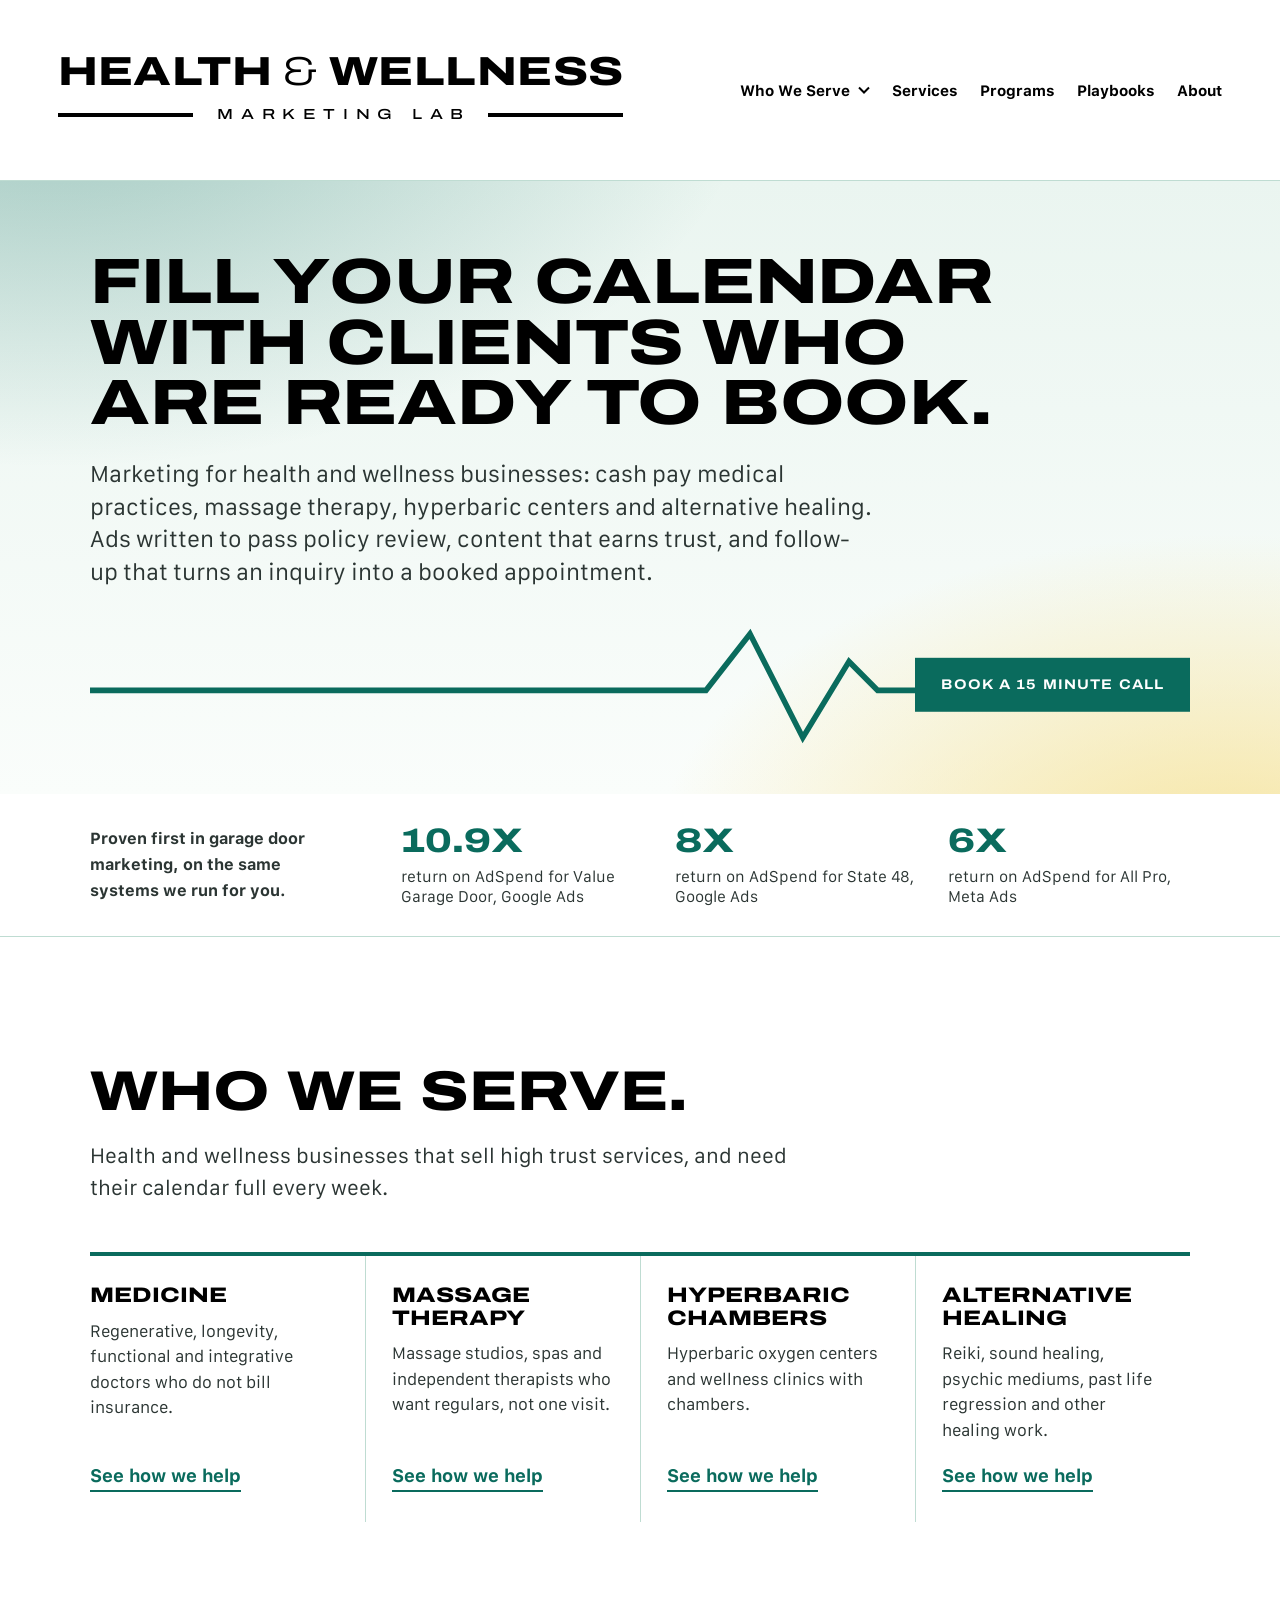
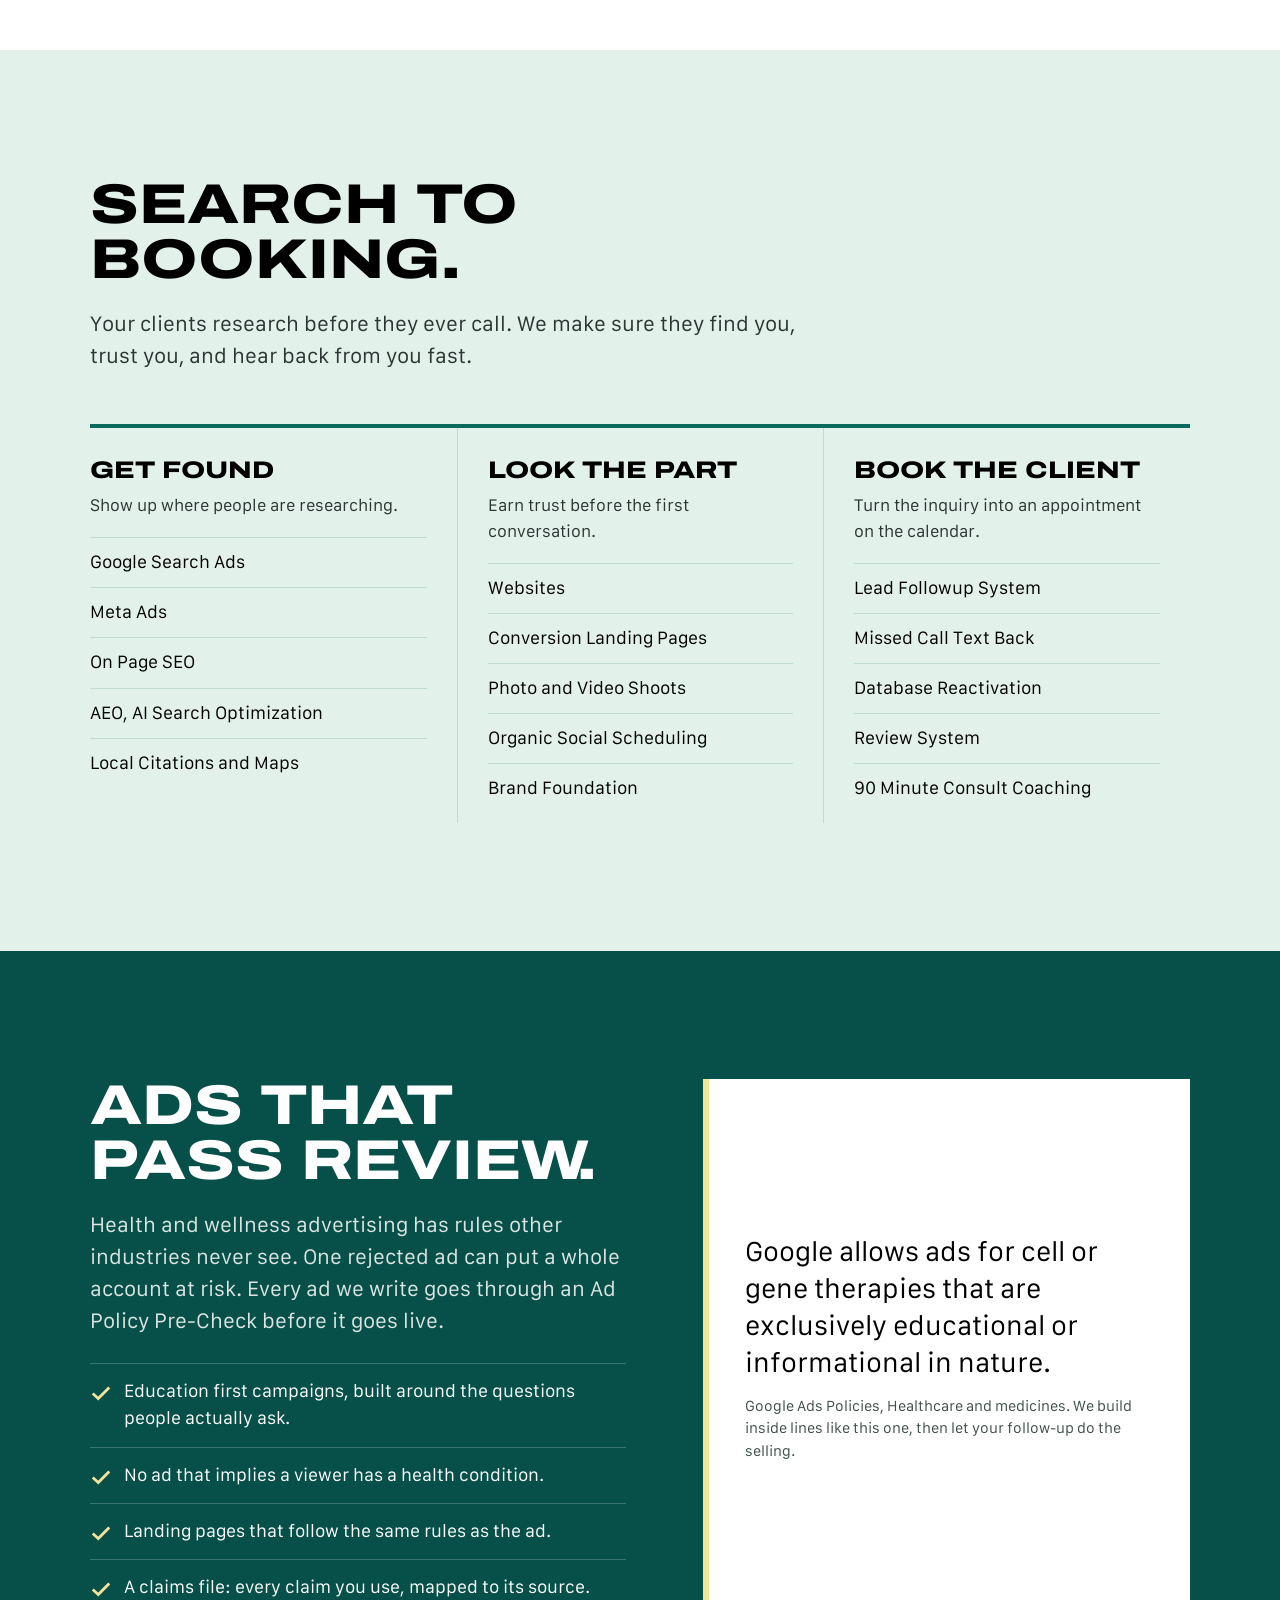
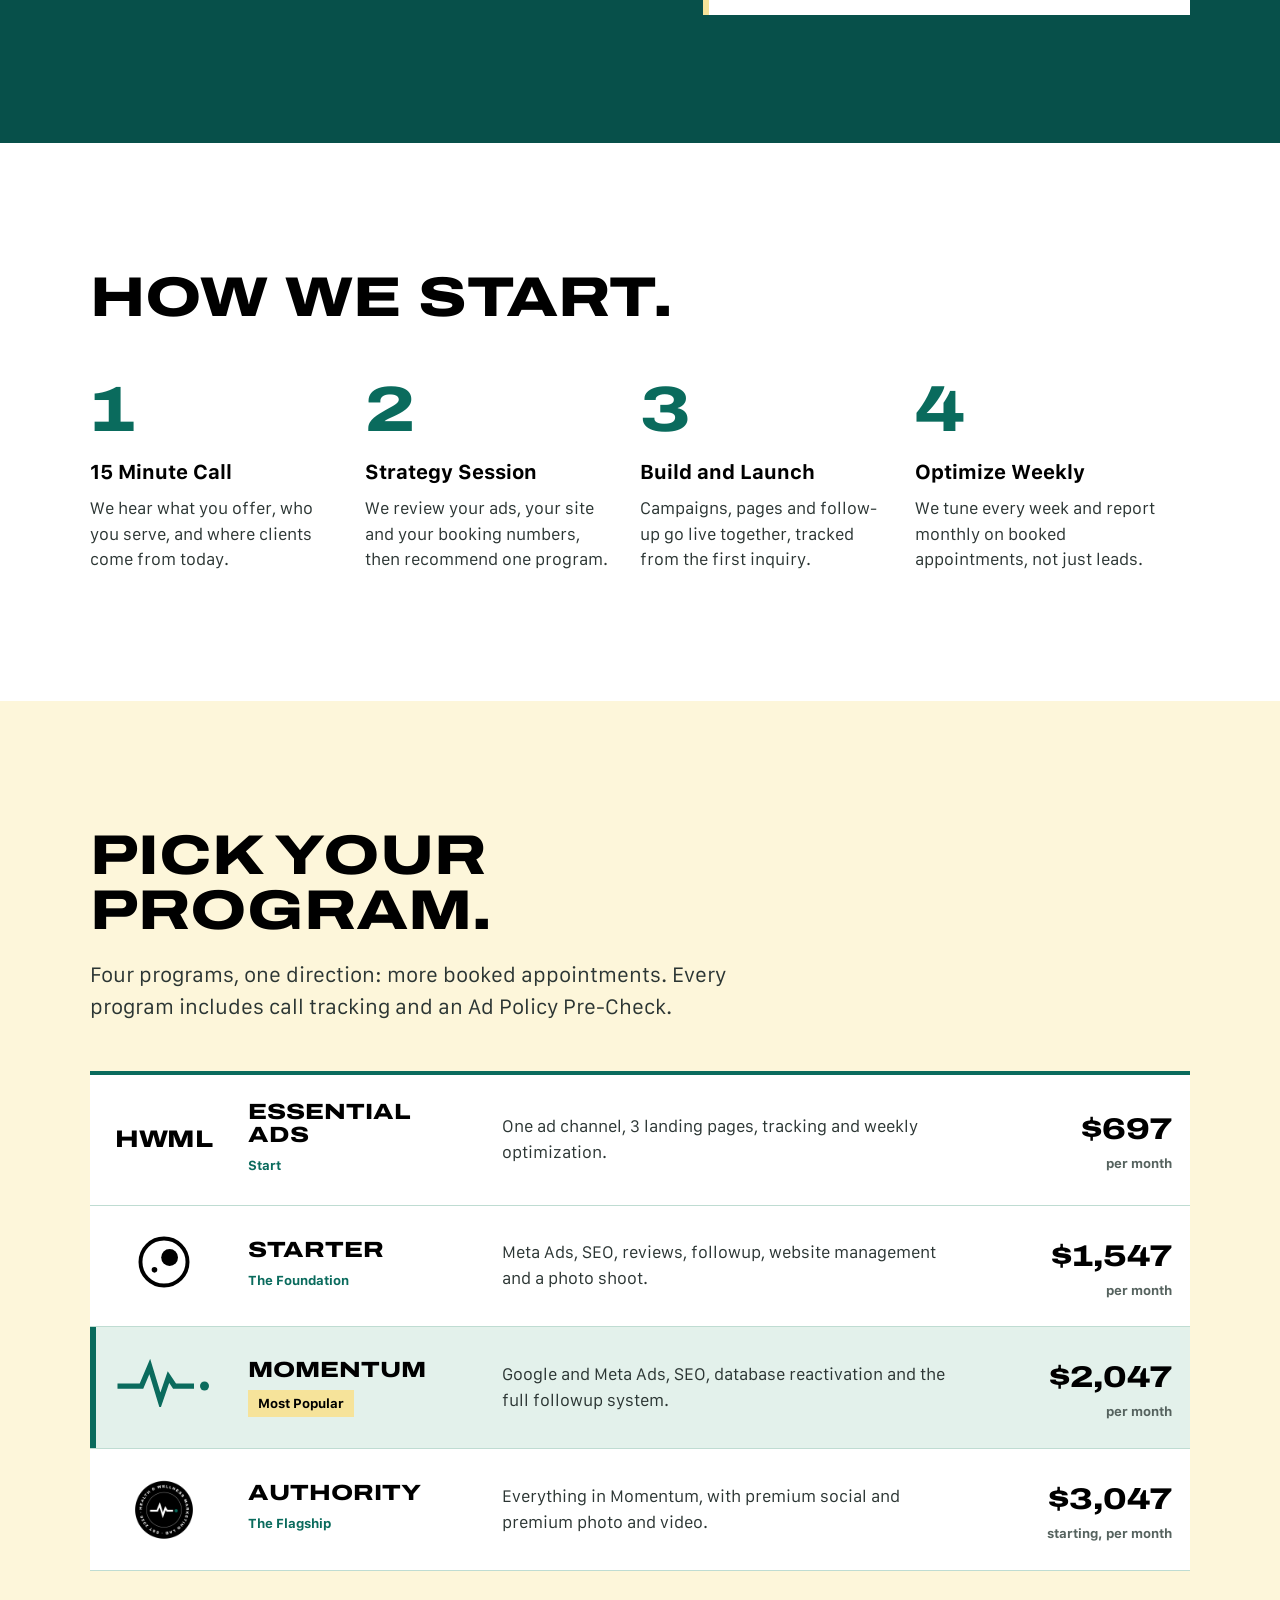
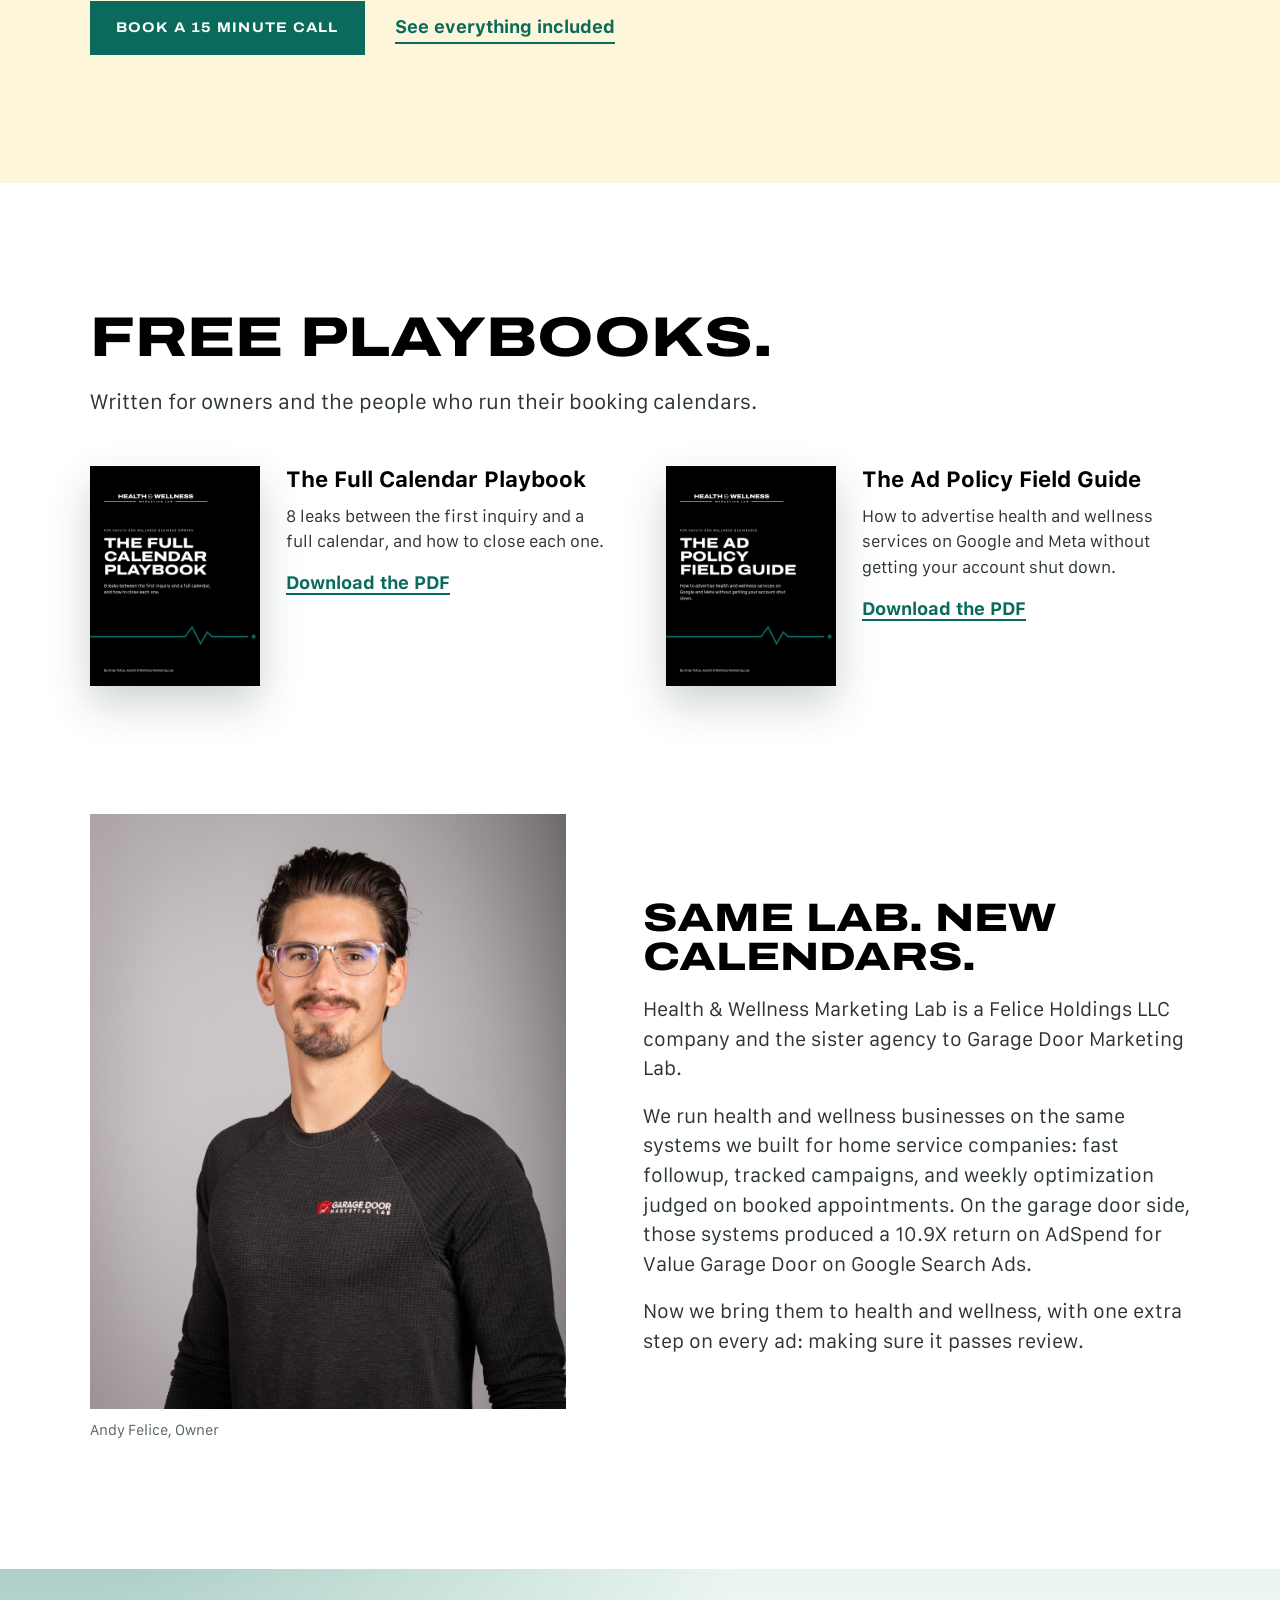
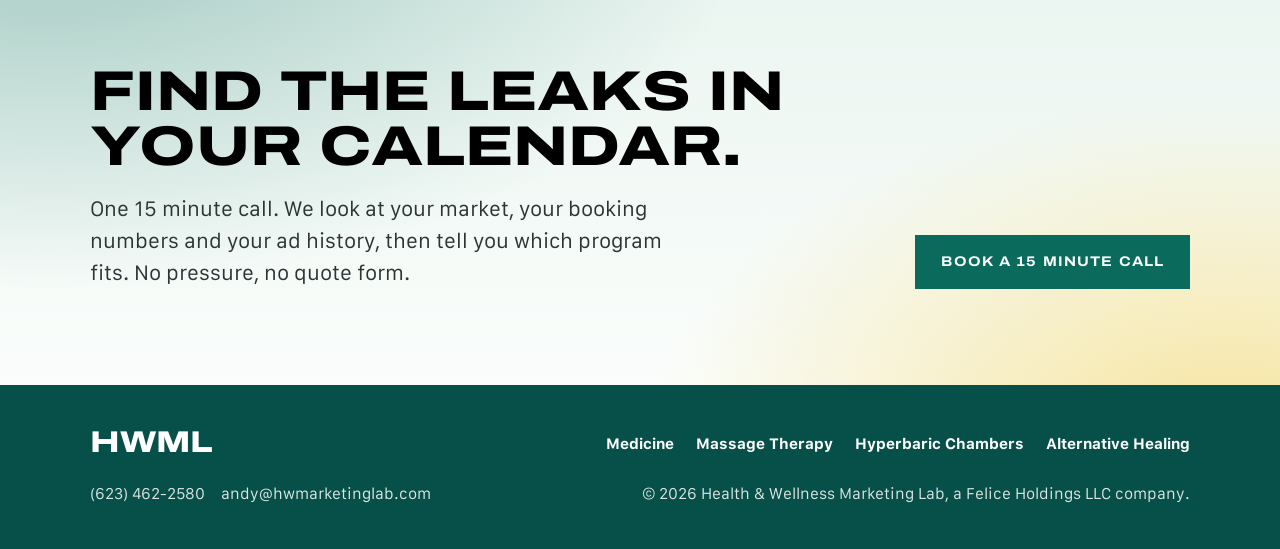
<file: index.html>
<!doctype html>
<html lang="en">
<head>
<meta charset="utf-8">
<meta name="viewport" content="width=device-width, initial-scale=1">
<title>Health &amp; Wellness Marketing Lab</title>
<meta name="description" content="Marketing for health and wellness businesses: cash pay medical practices, massage therapy, hyperbaric centers and alternative healing.">
<link rel="icon" type="image/png" href="assets/favicon.png">
<link rel="apple-touch-icon" href="assets/favicon.png">
<link rel="canonical" href="https://hwmarketinglab.com/">
<meta property="og:type" content="website">
<meta property="og:url" content="https://hwmarketinglab.com/">
<meta property="og:title" content="Health &amp; Wellness Marketing Lab">
<meta property="og:description" content="Marketing for health and wellness businesses: cash pay medical practices, massage therapy, hyperbaric centers and alternative healing.">
<meta property="og:image" content="https://hwmarketinglab.com/assets/og.png">
<meta name="twitter:card" content="summary_large_image">
<meta name="theme-color" content="#0A6B5D">
<link rel="stylesheet" href="assets/hwml.css">
<link rel="stylesheet" href="assets/site.css">
</head>
<body>
<a class="skip" href="#top">Skip to content</a>
<header class="site">
  <div class="wrap bar">
    <a class="brand" href="" aria-label="Health and Wellness Marketing Lab, home">
      <div class="wm"><div class="top">HEALTH <span class="amp">&amp;</span> WELLNESS</div>
      <div class="bot"><i class="rule"></i><span>MARKETING LAB</span><i class="rule"></i></div></div></a>
    <nav class="main" aria-label="Main">
      <div class="dd">
        <button class="dd-btn" aria-expanded="false" aria-controls="serve-menu">Who We Serve
          <svg viewBox="0 0 12 8" aria-hidden="true"><path d="M1 1.5 6 6.5 11 1.5" fill="none" stroke="currentColor" stroke-width="2"/></svg></button>
        <ul class="dd-menu" id="serve-menu"><li><a href="medicine/"><b>Medicine</b><span>Cash pay medical practices</span></a></li><li><a href="massage-therapy/"><b>Massage Therapy</b><span>Studios and solo therapists</span></a></li><li><a href="hyperbaric/"><b>Hyperbaric Chambers</b><span>Hyperbaric centers</span></a></li><li><a href="alternative-healing/"><b>Alternative Healing</b><span>Reiki, sound healing and more</span></a></li></ul>
      </div>
      <a href="#services">Services</a><a href="#programs">Programs</a><a href="#playbooks">Playbooks</a><a href="#about">About</a>
    </nav>
    <a class="btn cta-top" href="https://calendar.gdmarketinglab.com/quick-schedule-15-min-discovery-call">Book a Call</a>
    <button class="burger" aria-expanded="false" aria-controls="mobile-menu" aria-label="Open menu"><i></i><i></i><i></i></button>
  </div>
  <div class="mobile" id="mobile-menu" hidden>
    <div class="wrap">
      <p class="mm-h">Who We Serve</p><ul class="mm-serve"><li><a href="medicine/"><b>Medicine</b><span>Cash pay medical practices</span></a></li><li><a href="massage-therapy/"><b>Massage Therapy</b><span>Studios and solo therapists</span></a></li><li><a href="hyperbaric/"><b>Hyperbaric Chambers</b><span>Hyperbaric centers</span></a></li><li><a href="alternative-healing/"><b>Alternative Healing</b><span>Reiki, sound healing and more</span></a></li></ul>
      <a href="#services">Services</a><a href="#programs">Programs</a><a href="#playbooks">Free Playbooks</a><a href="#about">About</a>
      <a class="btn" href="https://calendar.gdmarketinglab.com/quick-schedule-15-min-discovery-call">Book a 15 Minute Call</a>
    </div>
  </div>
</header><main id="top">
  <div class="hero wash">
    <div class="wrap">
      <h1>Fill your calendar with clients who are ready to book.</h1>
      <p class="lede">Marketing for health and wellness businesses: cash pay medical practices, massage therapy, hyperbaric centers and alternative healing. Ads written to pass policy review, content that earns trust, and follow-up that turns an inquiry into a booked appointment.</p>
    </div>
    <div class="wrap">
      <div class="beat">
        <svg viewBox="0 0 1000 100" preserveAspectRatio="none" aria-hidden="true">
          <path pathLength="1" d="M0 55 H560 L600 6 L648 96 L690 30 L716 55 H790"/>
        </svg>
        <a class="btn end" href="https://calendar.gdmarketinglab.com/quick-schedule-15-min-discovery-call">Book a 15 Minute Call</a>
      </div>
    </div>
  </div>

  <div class="proof">
    <div class="wrap">
      <p class="proof-h">Proven first in garage door marketing, on the same systems we run for you.</p>
      <ul>
        <li><b>10.9X</b><span>return on AdSpend for Value Garage Door, Google Ads</span></li>
        <li><b>8X</b><span>return on AdSpend for State 48, Google Ads</span></li>
        <li><b>6X</b><span>return on AdSpend for All Pro, Meta Ads</span></li>
      </ul>
    </div>
  </div>

  <section id="who">
    <div class="wrap">
      <h2>Who we serve.</h2>
      <p class="intro">Health and wellness businesses that sell high trust services, and need their calendar full every week.</p>
      <div class="serve"><a class="sv" href="medicine/"><h3>Medicine</h3><p>Regenerative, longevity, functional and integrative doctors who do not bill insurance.</p><span>See how we help</span></a><a class="sv" href="massage-therapy/"><h3>Massage Therapy</h3><p>Massage studios, spas and independent therapists who want regulars, not one visit.</p><span>See how we help</span></a><a class="sv" href="hyperbaric/"><h3>Hyperbaric Chambers</h3><p>Hyperbaric oxygen centers and wellness clinics with chambers.</p><span>See how we help</span></a><a class="sv" href="alternative-healing/"><h3>Alternative Healing</h3><p>Reiki, sound healing, psychic mediums, past life regression and other healing work.</p><span>See how we help</span></a></div>
    </div>
  </section>

  <section id="services" class="band band-mint">
    <div class="wrap">
      <h2>Search to booking.</h2>
      <p class="intro">Your clients research before they ever call. We make sure they find you, trust you, and hear back from you fast.</p>
      <div class="groups">
        <div><h3>Get Found</h3><p>Show up where people are researching.</p>
          <ul><li>Google Search Ads</li><li>Meta Ads</li><li>On Page SEO</li><li>AEO, AI Search Optimization</li><li>Local Citations and Maps</li></ul></div>
        <div><h3>Look the Part</h3><p>Earn trust before the first conversation.</p>
          <ul><li>Websites</li><li>Conversion Landing Pages</li><li>Photo and Video Shoots</li><li>Organic Social Scheduling</li><li>Brand Foundation</li></ul></div>
        <div><h3>Book the Client</h3><p>Turn the inquiry into an appointment on the calendar.</p>
          <ul><li>Lead Followup System</li><li>Missed Call Text Back</li><li>Database Reactivation</li><li>Review System</li><li>90 Minute Consult Coaching</li></ul></div>
      </div>
    </div>
  </section>

  <section class="band band-dark">
    <div class="wrap policy">
      <div>
        <h2>Ads that pass review.</h2>
        <p class="intro">Health and wellness advertising has rules other industries never see. One rejected ad can put a whole account at risk. Every ad we write goes through an Ad Policy Pre-Check before it goes live.</p>
        <ul class="checks">
          <li><svg viewBox="0 0 24 24" aria-hidden="true"><path d="M3 12.5 9 18 21 6" fill="none" stroke="#0A6B5D" stroke-width="3"/></svg><span>Education first campaigns, built around the questions people actually ask.</span></li>
          <li><svg viewBox="0 0 24 24" aria-hidden="true"><path d="M3 12.5 9 18 21 6" fill="none" stroke="#0A6B5D" stroke-width="3"/></svg><span>No ad that implies a viewer has a health condition.</span></li>
          <li><svg viewBox="0 0 24 24" aria-hidden="true"><path d="M3 12.5 9 18 21 6" fill="none" stroke="#0A6B5D" stroke-width="3"/></svg><span>Landing pages that follow the same rules as the ad.</span></li>
          <li><svg viewBox="0 0 24 24" aria-hidden="true"><path d="M3 12.5 9 18 21 6" fill="none" stroke="#0A6B5D" stroke-width="3"/></svg><span>A claims file: every claim you use, mapped to its source.</span></li>
        </ul>
      </div>
      <div class="quote">
        <q>Google allows ads for cell or gene therapies that are exclusively educational or informational in nature.</q>
        <small>Google Ads Policies, Healthcare and medicines. We build inside lines like this one, then let your follow-up do the selling.</small>
      </div>
    </div>
  </section>

  <section>
    <div class="wrap">
      <h2>How we start.</h2>
      <div class="steps">
        <div><div class="n">1</div><h3>15 Minute Call</h3><p>We hear what you offer, who you serve, and where clients come from today.</p></div>
        <div><div class="n">2</div><h3>Strategy Session</h3><p>We review your ads, your site and your booking numbers, then recommend one program.</p></div>
        <div><div class="n">3</div><h3>Build and Launch</h3><p>Campaigns, pages and follow-up go live together, tracked from the first inquiry.</p></div>
        <div><div class="n">4</div><h3>Optimize Weekly</h3><p>We tune every week and report monthly on booked appointments, not just leads.</p></div>
      </div>
    </div>
  </section>

  <section id="programs" class="band band-sun">
    <div class="wrap">
      <h2>Pick your program.</h2>
      <p class="intro">Four programs, one direction: more booked appointments. Every program includes call tracking and an Ad Policy Pre-Check.</p>
      <div class="progs"><div class="prog"><div class="mk"><span class="ini">HWML</span></div><div class="pn"><h3>Essential Ads</h3><div class="tag">Start</div></div><p>One ad channel, 3 landing pages, tracking and weekly optimization.</p><div class="pr">$697<small>per month</small></div></div><div class="prog"><div class="mk"><span class="m-cell"><svg class="cell" viewBox="0 0 100 100" xmlns="http://www.w3.org/2000/svg"><circle cx="50" cy="50" r="42" fill="none" stroke="#000" stroke-width="7"/><circle cx="60" cy="42" r="15" fill="#000"/><circle cx="33" cy="64" r="5" fill="#000"/></svg></span></div><div class="pn"><h3>Starter</h3><div class="tag">The Foundation</div></div><p>Meta Ads, SEO, reviews, followup, website management and a photo shoot.</p><div class="pr">$1,547<small>per month</small></div></div><div class="prog feat"><div class="mk"><span class="m-pulse"><svg class="pulse" viewBox="0 0 128 64" xmlns="http://www.w3.org/2000/svg"><path d="M2 36 H34 L45 10 L59 56 L70 24 L78 36 H104" fill="none" stroke="#0A6B5D" stroke-width="7" stroke-linejoin="miter" stroke-miterlimit="10" stroke-linecap="butt"/><circle cx="118" cy="36" r="6" fill="#0A6B5D"/></svg></span></div><div class="pn"><h3>Momentum</h3><div class="tag">Most Popular</div></div><p>Google and Meta Ads, SEO, database reactivation and the full followup system.</p><div class="pr">$2,047<small>per month</small></div></div><div class="prog"><div class="mk"><img src="assets/seal.png" alt="" width="64" height="64"></div><div class="pn"><h3>Authority</h3><div class="tag">The Flagship</div></div><p>Everything in Momentum, with premium social and premium photo and video.</p><div class="pr">$3,047<small>starting, per month</small></div></div></div>
      <div class="more"><a class="btn" href="https://calendar.gdmarketinglab.com/quick-schedule-15-min-discovery-call">Book a 15 Minute Call</a>
        <a class="tlink" href="assets/HWML-Our-Programs-Explained.png">See everything included</a></div>
    </div>
  </section>

  <section id="playbooks">
    <div class="wrap">
      <h2>Free playbooks.</h2>
      <p class="intro">Written for owners and the people who run their booking calendars.</p>
      <div class="books"><a class="book" href="assets/HWML-The-Full-Calendar-Playbook.pdf"><img src="assets/calendar-cover.png" alt="Cover of The Full Calendar Playbook"><div><h3>The Full Calendar Playbook</h3><p>8 leaks between the first inquiry and a full calendar, and how to close each one.</p><span>Download the PDF</span></div></a><a class="book" href="assets/HWML-The-Ad-Policy-Field-Guide.pdf"><img src="assets/policy-cover.png" alt="Cover of The Ad Policy Field Guide"><div><h3>The Ad Policy Field Guide</h3><p>How to advertise health and wellness services on Google and Meta without getting your account shut down.</p><span>Download the PDF</span></div></a></div>
    </div>
  </section>

  <section id="about">
    <div class="wrap about">
      <figure><img src="assets/andy-headshot.jpg" alt="Andy Felice"><figcaption>Andy Felice, Owner</figcaption></figure>
      <div>
        <h2>Same lab. New calendars.</h2>
        <p>Health &amp; Wellness Marketing Lab is a Felice Holdings LLC company and the sister agency to Garage Door Marketing Lab.</p>
        <p>We run health and wellness businesses on the same systems we built for home service companies: fast followup, tracked campaigns, and weekly optimization judged on booked appointments. On the garage door side, those systems produced a 10.9X return on AdSpend for Value Garage Door on Google Search Ads.</p>
        <p>Now we bring them to health and wellness, with one extra step on every ad: making sure it passes review.</p>
      </div>
    </div>
  </section>
</main>
<div class="final wash">
  <div class="wrap">
    <div><h2>Find the leaks in your calendar.</h2>
      <p>One 15 minute call. We look at your market, your booking numbers and your ad history, then tell you which program fits. No pressure, no quote form.</p></div>
    <a class="btn" href="https://calendar.gdmarketinglab.com/quick-schedule-15-min-discovery-call">Book a 15 Minute Call</a>
  </div>
</div>
<footer>
  <div class="wrap">
    <div class="d" style="font-size:30px">HWML</div>
    <nav class="fnav" aria-label="Who we serve"><a href="medicine/">Medicine</a><a href="massage-therapy/">Massage Therapy</a><a href="hyperbaric/">Hyperbaric Chambers</a><a href="alternative-healing/">Alternative Healing</a></nav>
    <div class="meta"><a href="tel:+16234622580">(623) 462-2580</a> &nbsp;&nbsp; <a href="mailto:andy@hwmarketinglab.com">andy@hwmarketinglab.com</a></div>
    <div class="meta">&copy; 2026 Health &amp; Wellness Marketing Lab, a Felice Holdings LLC company.</div>
  </div>
</footer>
<script>
  (function () {
    var dd = document.querySelector('.dd-btn'), menu = document.getElementById('serve-menu');
    function setDD(open) { dd.setAttribute('aria-expanded', open); menu.classList.toggle('open', open); }
    dd.addEventListener('click', function (e) { e.stopPropagation(); setDD(dd.getAttribute('aria-expanded') !== 'true'); });
    document.addEventListener('click', function (e) { if (!e.target.closest('.dd')) setDD(false); });
    document.addEventListener('keydown', function (e) { if (e.key === 'Escape') { setDD(false); dd.focus(); } });
    var b = document.querySelector('.burger'), m = document.getElementById('mobile-menu');
    b.addEventListener('click', function () {
      var open = b.getAttribute('aria-expanded') !== 'true';
      b.setAttribute('aria-expanded', open); b.setAttribute('aria-label', open ? 'Close menu' : 'Open menu'); m.hidden = !open;
    });
    m.addEventListener('click', function (e) { if (e.target.closest('a')) { m.hidden = true; b.setAttribute('aria-expanded', false); } });
  })();
</script>
</body>
</html>
</file>
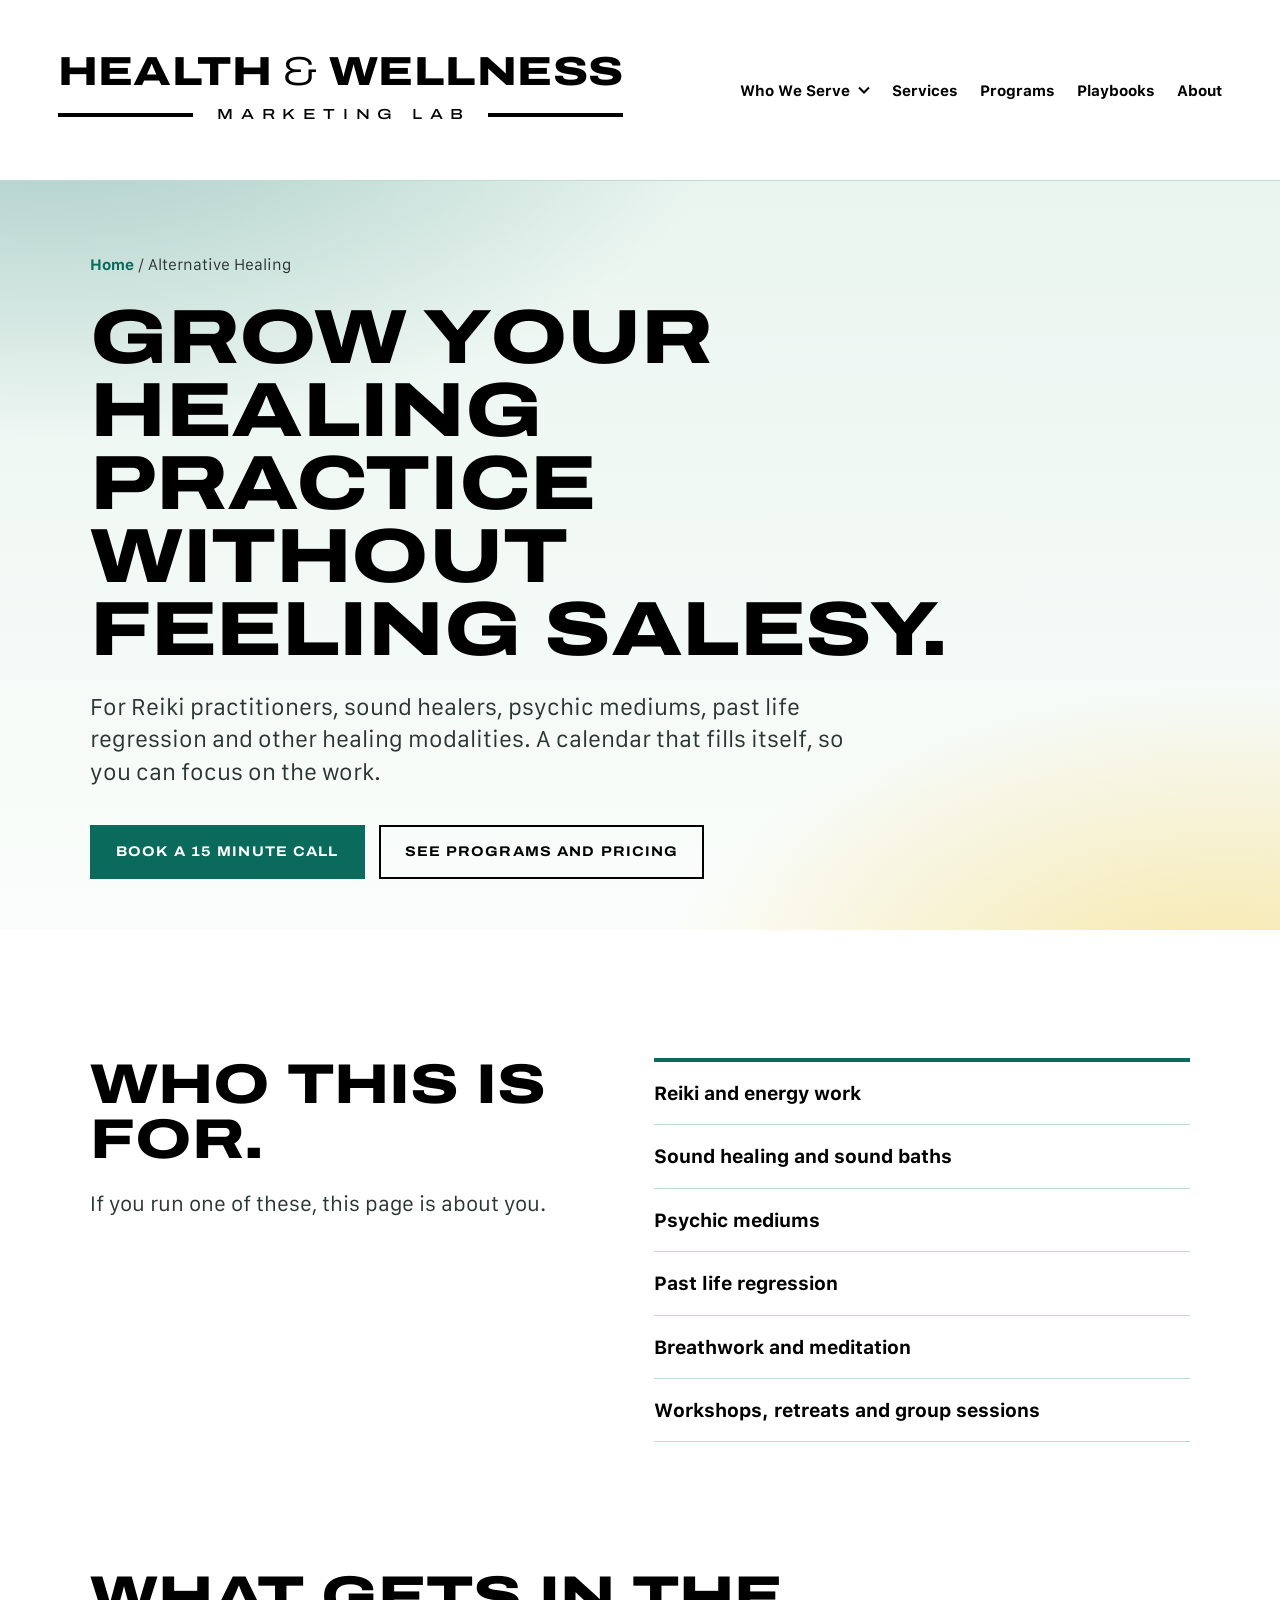
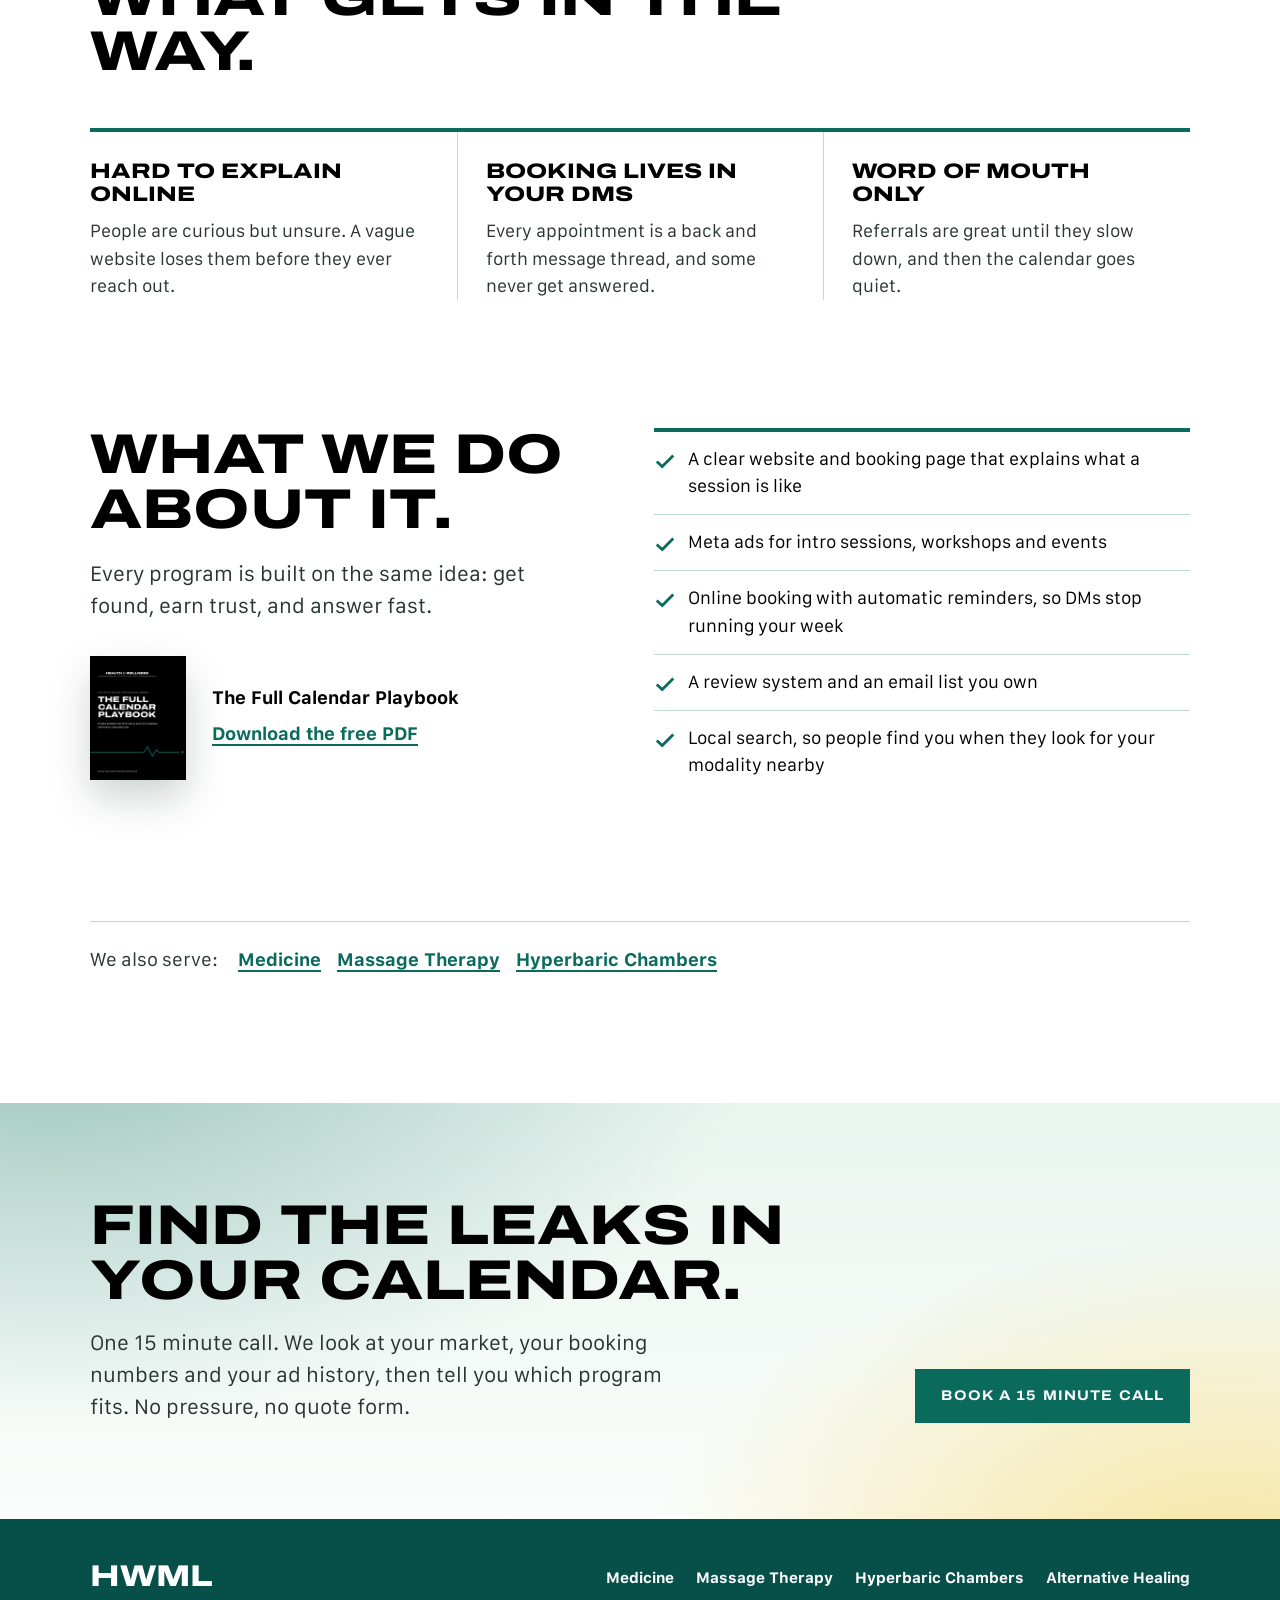
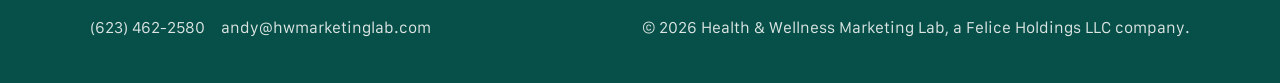
<file: alternative-healing/index.html>
<!doctype html>
<html lang="en">
<head>
<meta charset="utf-8">
<meta name="viewport" content="width=device-width, initial-scale=1">
<title>Alternative Healing Marketing | Health &amp; Wellness Marketing Lab</title>
<meta name="description" content="For Reiki practitioners, sound healers, psychic mediums, past life regression and other healing modalities. A calendar that fills itself, so you can focus ">
<link rel="icon" type="image/png" href="../assets/favicon.png">
<link rel="apple-touch-icon" href="../assets/favicon.png">
<link rel="canonical" href="https://hwmarketinglab.com/alternative-healing/">
<meta property="og:type" content="website">
<meta property="og:url" content="https://hwmarketinglab.com/alternative-healing/">
<meta property="og:title" content="Alternative Healing Marketing | Health &amp; Wellness Marketing Lab">
<meta property="og:description" content="For Reiki practitioners, sound healers, psychic mediums, past life regression and other healing modalities. A calendar that fills itself, so you can focus ">
<meta property="og:image" content="https://hwmarketinglab.com/assets/og.png">
<meta name="twitter:card" content="summary_large_image">
<meta name="theme-color" content="#0A6B5D">
<link rel="stylesheet" href="../assets/hwml.css">
<link rel="stylesheet" href="../assets/site.css">
</head>
<body>
<a class="skip" href="#top">Skip to content</a>
<header class="site">
  <div class="wrap bar">
    <a class="brand" href="../" aria-label="Health and Wellness Marketing Lab, home">
      <div class="wm"><div class="top">HEALTH <span class="amp">&amp;</span> WELLNESS</div>
      <div class="bot"><i class="rule"></i><span>MARKETING LAB</span><i class="rule"></i></div></div></a>
    <nav class="main" aria-label="Main">
      <div class="dd">
        <button class="dd-btn" aria-expanded="false" aria-controls="serve-menu">Who We Serve
          <svg viewBox="0 0 12 8" aria-hidden="true"><path d="M1 1.5 6 6.5 11 1.5" fill="none" stroke="currentColor" stroke-width="2"/></svg></button>
        <ul class="dd-menu" id="serve-menu"><li><a href="../medicine/"><b>Medicine</b><span>Cash pay medical practices</span></a></li><li><a href="../massage-therapy/"><b>Massage Therapy</b><span>Studios and solo therapists</span></a></li><li><a href="../hyperbaric/"><b>Hyperbaric Chambers</b><span>Hyperbaric centers</span></a></li><li><a href="../alternative-healing/" aria-current=page><b>Alternative Healing</b><span>Reiki, sound healing and more</span></a></li></ul>
      </div>
      <a href="../#services">Services</a><a href="../#programs">Programs</a><a href="../#playbooks">Playbooks</a><a href="../#about">About</a>
    </nav>
    <a class="btn cta-top" href="https://calendar.gdmarketinglab.com/quick-schedule-15-min-discovery-call">Book a Call</a>
    <button class="burger" aria-expanded="false" aria-controls="mobile-menu" aria-label="Open menu"><i></i><i></i><i></i></button>
  </div>
  <div class="mobile" id="mobile-menu" hidden>
    <div class="wrap">
      <p class="mm-h">Who We Serve</p><ul class="mm-serve"><li><a href="../medicine/"><b>Medicine</b><span>Cash pay medical practices</span></a></li><li><a href="../massage-therapy/"><b>Massage Therapy</b><span>Studios and solo therapists</span></a></li><li><a href="../hyperbaric/"><b>Hyperbaric Chambers</b><span>Hyperbaric centers</span></a></li><li><a href="../alternative-healing/" aria-current=page><b>Alternative Healing</b><span>Reiki, sound healing and more</span></a></li></ul>
      <a href="../#services">Services</a><a href="../#programs">Programs</a><a href="../#playbooks">Free Playbooks</a><a href="../#about">About</a>
      <a class="btn" href="https://calendar.gdmarketinglab.com/quick-schedule-15-min-discovery-call">Book a 15 Minute Call</a>
    </div>
  </div>
</header><main id="top">
  <div class="hero wash ind">
    <div class="wrap">
      <p class="crumb"><a href="../">Home</a> <span aria-hidden="true">/</span> Alternative Healing</p>
      <h1>Grow your healing practice without feeling salesy.</h1>
      <p class="lede">For Reiki practitioners, sound healers, psychic mediums, past life regression and other healing modalities. A calendar that fills itself, so you can focus on the work.</p>
      <div class="hero-cta"><a class="btn" href="https://calendar.gdmarketinglab.com/quick-schedule-15-min-discovery-call">Book a 15 Minute Call</a><a class="btn ghost" href="../#programs">See Programs and Pricing</a></div>
    </div>
  </div>
  <section><div class="wrap two">
    <div><h2>Who this is for.</h2><p class="intro">If you run one of these, this page is about you.</p></div>
    <ul class="wholist"><li>Reiki and energy work</li><li>Sound healing and sound baths</li><li>Psychic mediums</li><li>Past life regression</li><li>Breathwork and meditation</li><li>Workshops, retreats and group sessions</li></ul>
  </div></section>
  <section><div class="wrap">
    <h2>What gets in the way.</h2>
    <div class="probs"><div><h3>Hard to explain online</h3><p>People are curious but unsure. A vague website loses them before they ever reach out.</p></div><div><h3>Booking lives in your DMs</h3><p>Every appointment is a back and forth message thread, and some never get answered.</p></div><div><h3>Word of mouth only</h3><p>Referrals are great until they slow down, and then the calendar goes quiet.</p></div></div>
  </div></section>
  <section><div class="wrap two">
    <div><h2>What we do about it.</h2><p class="intro">Every program is built on the same idea: get found, earn trust, and answer fast.</p>
      <a class="book mini" href="../assets/HWML-The-Full-Calendar-Playbook.pdf"><img src="../assets/calendar-cover.png" alt="Cover of The Full Calendar Playbook">
        <div><h3>The Full Calendar Playbook</h3><span>Download the free PDF</span></div></a></div>
    <ul class="checks"><li><svg viewBox="0 0 24 24" aria-hidden="true"><path d="M3 12.5 9 18 21 6" fill="none" stroke="#0A6B5D" stroke-width="3"/></svg><span>A clear website and booking page that explains what a session is like</span></li><li><svg viewBox="0 0 24 24" aria-hidden="true"><path d="M3 12.5 9 18 21 6" fill="none" stroke="#0A6B5D" stroke-width="3"/></svg><span>Meta ads for intro sessions, workshops and events</span></li><li><svg viewBox="0 0 24 24" aria-hidden="true"><path d="M3 12.5 9 18 21 6" fill="none" stroke="#0A6B5D" stroke-width="3"/></svg><span>Online booking with automatic reminders, so DMs stop running your week</span></li><li><svg viewBox="0 0 24 24" aria-hidden="true"><path d="M3 12.5 9 18 21 6" fill="none" stroke="#0A6B5D" stroke-width="3"/></svg><span>A review system and an email list you own</span></li><li><svg viewBox="0 0 24 24" aria-hidden="true"><path d="M3 12.5 9 18 21 6" fill="none" stroke="#0A6B5D" stroke-width="3"/></svg><span>Local search, so people find you when they look for your modality nearby</span></li></ul>
  </div></section>
  <section><div class="wrap"><p class="also">We also serve: <a href="../medicine/">Medicine</a><a href="../massage-therapy/">Massage Therapy</a><a href="../hyperbaric/">Hyperbaric Chambers</a></p></div></section>
</main>
<div class="final wash">
  <div class="wrap">
    <div><h2>Find the leaks in your calendar.</h2>
      <p>One 15 minute call. We look at your market, your booking numbers and your ad history, then tell you which program fits. No pressure, no quote form.</p></div>
    <a class="btn" href="https://calendar.gdmarketinglab.com/quick-schedule-15-min-discovery-call">Book a 15 Minute Call</a>
  </div>
</div>
<footer>
  <div class="wrap">
    <div class="d" style="font-size:30px">HWML</div>
    <nav class="fnav" aria-label="Who we serve"><a href="../medicine/">Medicine</a><a href="../massage-therapy/">Massage Therapy</a><a href="../hyperbaric/">Hyperbaric Chambers</a><a href="../alternative-healing/">Alternative Healing</a></nav>
    <div class="meta"><a href="tel:+16234622580">(623) 462-2580</a> &nbsp;&nbsp; <a href="mailto:andy@hwmarketinglab.com">andy@hwmarketinglab.com</a></div>
    <div class="meta">&copy; 2026 Health &amp; Wellness Marketing Lab, a Felice Holdings LLC company.</div>
  </div>
</footer>
<script>
  (function () {
    var dd = document.querySelector('.dd-btn'), menu = document.getElementById('serve-menu');
    function setDD(open) { dd.setAttribute('aria-expanded', open); menu.classList.toggle('open', open); }
    dd.addEventListener('click', function (e) { e.stopPropagation(); setDD(dd.getAttribute('aria-expanded') !== 'true'); });
    document.addEventListener('click', function (e) { if (!e.target.closest('.dd')) setDD(false); });
    document.addEventListener('keydown', function (e) { if (e.key === 'Escape') { setDD(false); dd.focus(); } });
    var b = document.querySelector('.burger'), m = document.getElementById('mobile-menu');
    b.addEventListener('click', function () {
      var open = b.getAttribute('aria-expanded') !== 'true';
      b.setAttribute('aria-expanded', open); b.setAttribute('aria-label', open ? 'Close menu' : 'Open menu'); m.hidden = !open;
    });
    m.addEventListener('click', function (e) { if (e.target.closest('a')) { m.hidden = true; b.setAttribute('aria-expanded', false); } });
  })();
</script>
</body>
</html>
</file>
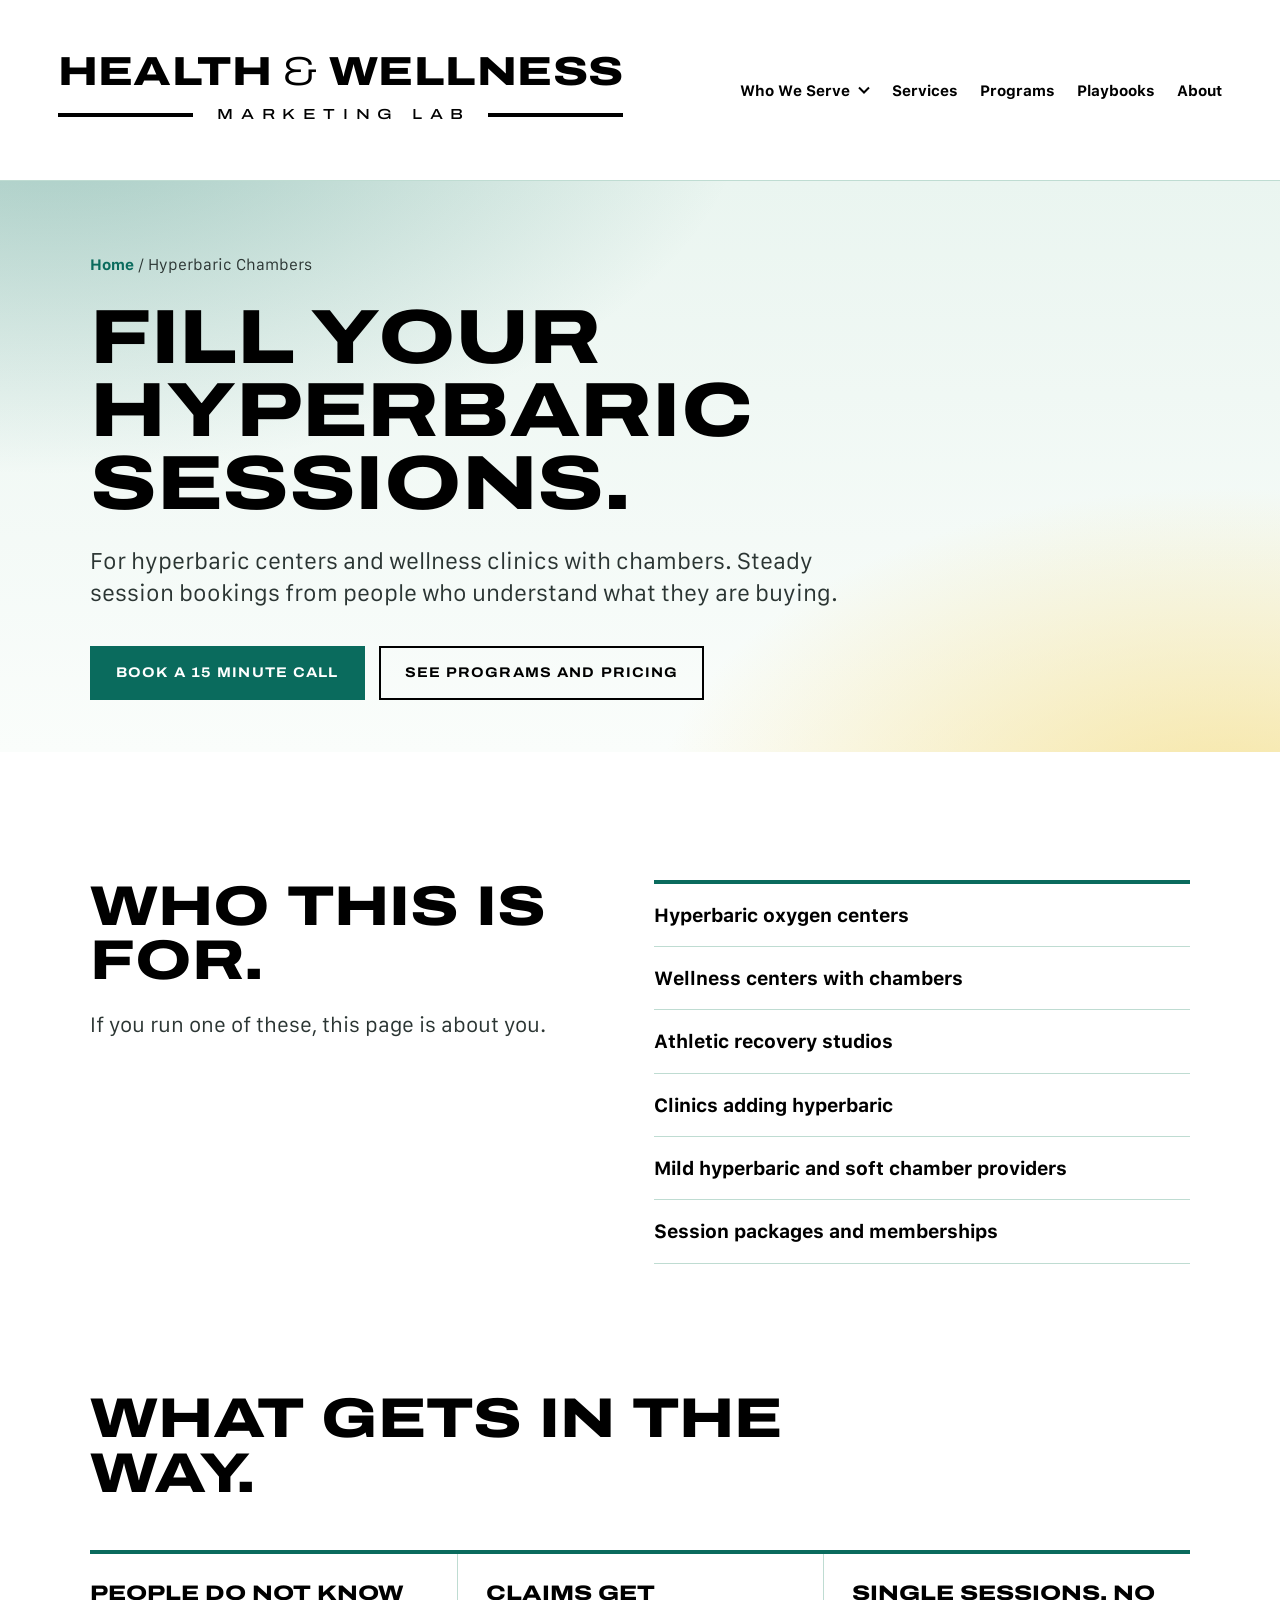
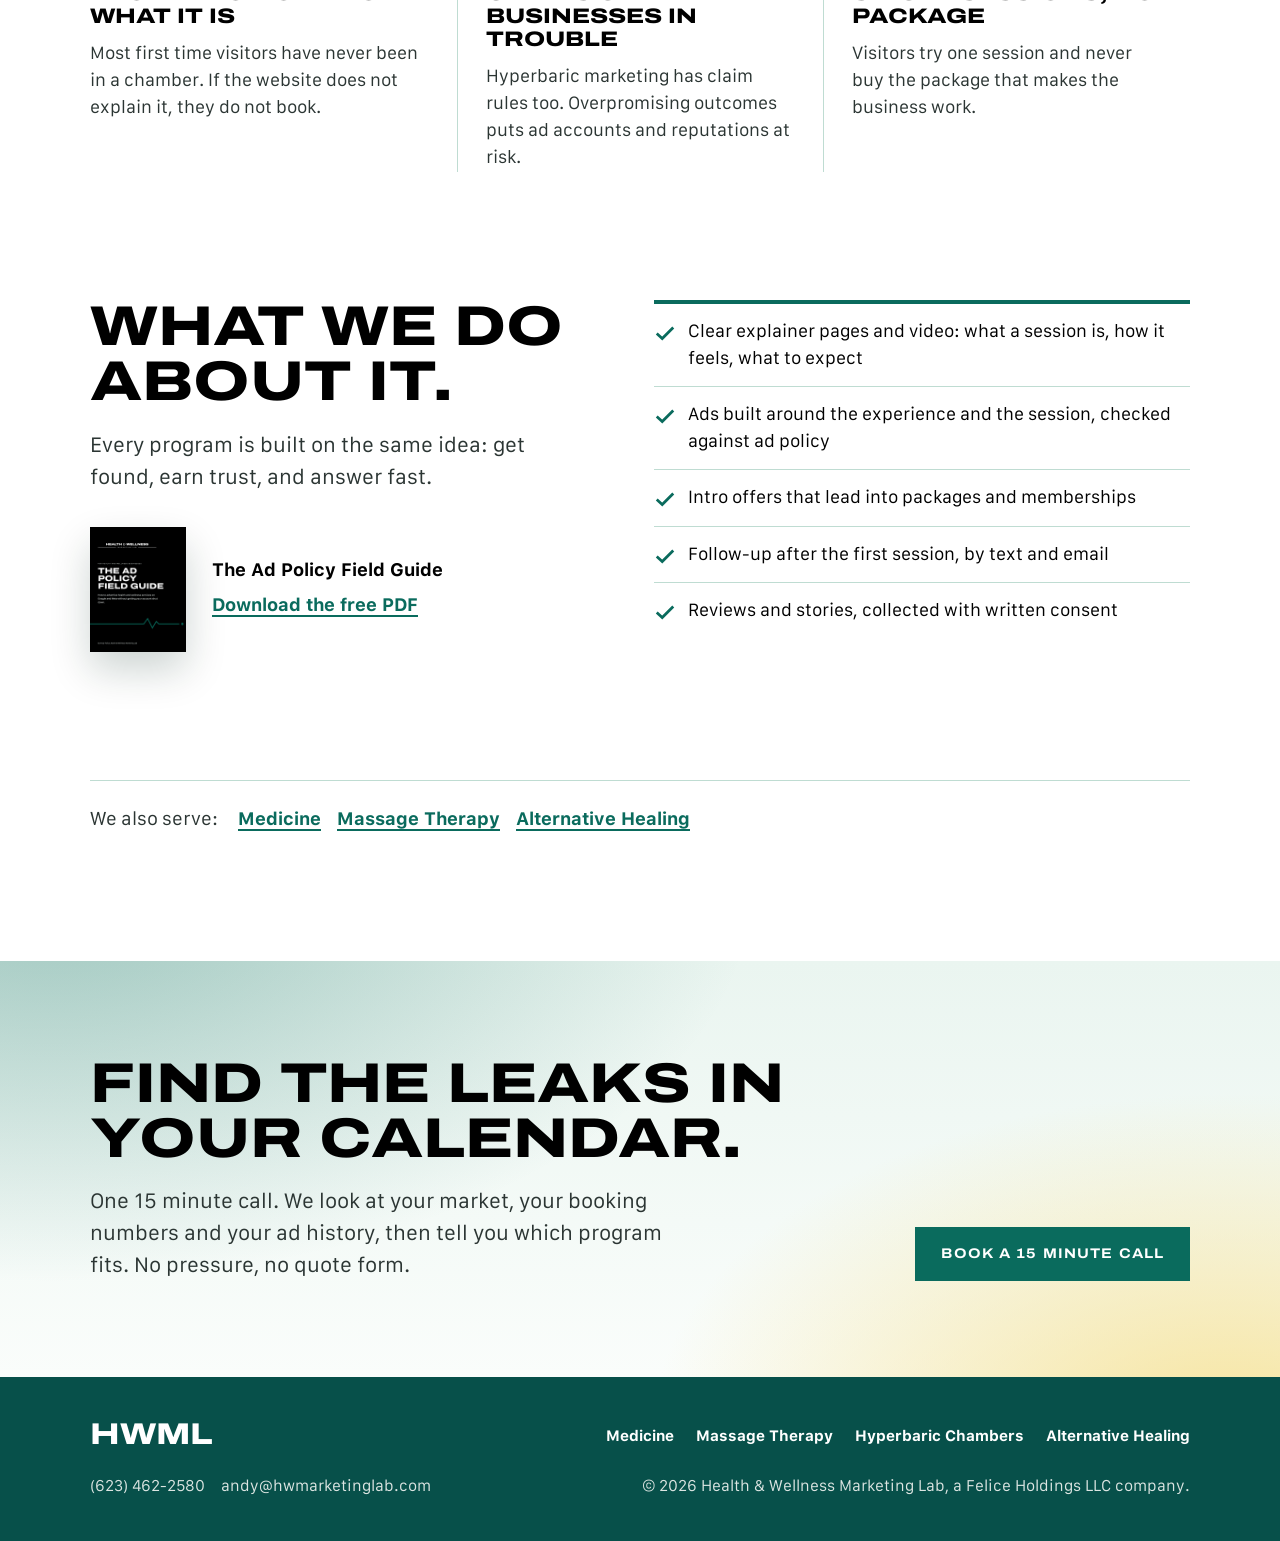
<file: hyperbaric/index.html>
<!doctype html>
<html lang="en">
<head>
<meta charset="utf-8">
<meta name="viewport" content="width=device-width, initial-scale=1">
<title>Hyperbaric Chambers Marketing | Health &amp; Wellness Marketing Lab</title>
<meta name="description" content="For hyperbaric centers and wellness clinics with chambers. Steady session bookings from people who understand what they are buying.">
<link rel="icon" type="image/png" href="../assets/favicon.png">
<link rel="apple-touch-icon" href="../assets/favicon.png">
<link rel="canonical" href="https://hwmarketinglab.com/hyperbaric/">
<meta property="og:type" content="website">
<meta property="og:url" content="https://hwmarketinglab.com/hyperbaric/">
<meta property="og:title" content="Hyperbaric Chambers Marketing | Health &amp; Wellness Marketing Lab">
<meta property="og:description" content="For hyperbaric centers and wellness clinics with chambers. Steady session bookings from people who understand what they are buying.">
<meta property="og:image" content="https://hwmarketinglab.com/assets/og.png">
<meta name="twitter:card" content="summary_large_image">
<meta name="theme-color" content="#0A6B5D">
<link rel="stylesheet" href="../assets/hwml.css">
<link rel="stylesheet" href="../assets/site.css">
</head>
<body>
<a class="skip" href="#top">Skip to content</a>
<header class="site">
  <div class="wrap bar">
    <a class="brand" href="../" aria-label="Health and Wellness Marketing Lab, home">
      <div class="wm"><div class="top">HEALTH <span class="amp">&amp;</span> WELLNESS</div>
      <div class="bot"><i class="rule"></i><span>MARKETING LAB</span><i class="rule"></i></div></div></a>
    <nav class="main" aria-label="Main">
      <div class="dd">
        <button class="dd-btn" aria-expanded="false" aria-controls="serve-menu">Who We Serve
          <svg viewBox="0 0 12 8" aria-hidden="true"><path d="M1 1.5 6 6.5 11 1.5" fill="none" stroke="currentColor" stroke-width="2"/></svg></button>
        <ul class="dd-menu" id="serve-menu"><li><a href="../medicine/"><b>Medicine</b><span>Cash pay medical practices</span></a></li><li><a href="../massage-therapy/"><b>Massage Therapy</b><span>Studios and solo therapists</span></a></li><li><a href="../hyperbaric/" aria-current=page><b>Hyperbaric Chambers</b><span>Hyperbaric centers</span></a></li><li><a href="../alternative-healing/"><b>Alternative Healing</b><span>Reiki, sound healing and more</span></a></li></ul>
      </div>
      <a href="../#services">Services</a><a href="../#programs">Programs</a><a href="../#playbooks">Playbooks</a><a href="../#about">About</a>
    </nav>
    <a class="btn cta-top" href="https://calendar.gdmarketinglab.com/quick-schedule-15-min-discovery-call">Book a Call</a>
    <button class="burger" aria-expanded="false" aria-controls="mobile-menu" aria-label="Open menu"><i></i><i></i><i></i></button>
  </div>
  <div class="mobile" id="mobile-menu" hidden>
    <div class="wrap">
      <p class="mm-h">Who We Serve</p><ul class="mm-serve"><li><a href="../medicine/"><b>Medicine</b><span>Cash pay medical practices</span></a></li><li><a href="../massage-therapy/"><b>Massage Therapy</b><span>Studios and solo therapists</span></a></li><li><a href="../hyperbaric/" aria-current=page><b>Hyperbaric Chambers</b><span>Hyperbaric centers</span></a></li><li><a href="../alternative-healing/"><b>Alternative Healing</b><span>Reiki, sound healing and more</span></a></li></ul>
      <a href="../#services">Services</a><a href="../#programs">Programs</a><a href="../#playbooks">Free Playbooks</a><a href="../#about">About</a>
      <a class="btn" href="https://calendar.gdmarketinglab.com/quick-schedule-15-min-discovery-call">Book a 15 Minute Call</a>
    </div>
  </div>
</header><main id="top">
  <div class="hero wash ind">
    <div class="wrap">
      <p class="crumb"><a href="../">Home</a> <span aria-hidden="true">/</span> Hyperbaric Chambers</p>
      <h1>Fill your hyperbaric sessions.</h1>
      <p class="lede">For hyperbaric centers and wellness clinics with chambers. Steady session bookings from people who understand what they are buying.</p>
      <div class="hero-cta"><a class="btn" href="https://calendar.gdmarketinglab.com/quick-schedule-15-min-discovery-call">Book a 15 Minute Call</a><a class="btn ghost" href="../#programs">See Programs and Pricing</a></div>
    </div>
  </div>
  <section><div class="wrap two">
    <div><h2>Who this is for.</h2><p class="intro">If you run one of these, this page is about you.</p></div>
    <ul class="wholist"><li>Hyperbaric oxygen centers</li><li>Wellness centers with chambers</li><li>Athletic recovery studios</li><li>Clinics adding hyperbaric</li><li>Mild hyperbaric and soft chamber providers</li><li>Session packages and memberships</li></ul>
  </div></section>
  <section><div class="wrap">
    <h2>What gets in the way.</h2>
    <div class="probs"><div><h3>People do not know what it is</h3><p>Most first time visitors have never been in a chamber. If the website does not explain it, they do not book.</p></div><div><h3>Claims get businesses in trouble</h3><p>Hyperbaric marketing has claim rules too. Overpromising outcomes puts ad accounts and reputations at risk.</p></div><div><h3>Single sessions, no package</h3><p>Visitors try one session and never buy the package that makes the business work.</p></div></div>
  </div></section>
  <section><div class="wrap two">
    <div><h2>What we do about it.</h2><p class="intro">Every program is built on the same idea: get found, earn trust, and answer fast.</p>
      <a class="book mini" href="../assets/HWML-The-Ad-Policy-Field-Guide.pdf"><img src="../assets/policy-cover.png" alt="Cover of The Ad Policy Field Guide">
        <div><h3>The Ad Policy Field Guide</h3><span>Download the free PDF</span></div></a></div>
    <ul class="checks"><li><svg viewBox="0 0 24 24" aria-hidden="true"><path d="M3 12.5 9 18 21 6" fill="none" stroke="#0A6B5D" stroke-width="3"/></svg><span>Clear explainer pages and video: what a session is, how it feels, what to expect</span></li><li><svg viewBox="0 0 24 24" aria-hidden="true"><path d="M3 12.5 9 18 21 6" fill="none" stroke="#0A6B5D" stroke-width="3"/></svg><span>Ads built around the experience and the session, checked against ad policy</span></li><li><svg viewBox="0 0 24 24" aria-hidden="true"><path d="M3 12.5 9 18 21 6" fill="none" stroke="#0A6B5D" stroke-width="3"/></svg><span>Intro offers that lead into packages and memberships</span></li><li><svg viewBox="0 0 24 24" aria-hidden="true"><path d="M3 12.5 9 18 21 6" fill="none" stroke="#0A6B5D" stroke-width="3"/></svg><span>Follow-up after the first session, by text and email</span></li><li><svg viewBox="0 0 24 24" aria-hidden="true"><path d="M3 12.5 9 18 21 6" fill="none" stroke="#0A6B5D" stroke-width="3"/></svg><span>Reviews and stories, collected with written consent</span></li></ul>
  </div></section>
  <section><div class="wrap"><p class="also">We also serve: <a href="../medicine/">Medicine</a><a href="../massage-therapy/">Massage Therapy</a><a href="../alternative-healing/">Alternative Healing</a></p></div></section>
</main>
<div class="final wash">
  <div class="wrap">
    <div><h2>Find the leaks in your calendar.</h2>
      <p>One 15 minute call. We look at your market, your booking numbers and your ad history, then tell you which program fits. No pressure, no quote form.</p></div>
    <a class="btn" href="https://calendar.gdmarketinglab.com/quick-schedule-15-min-discovery-call">Book a 15 Minute Call</a>
  </div>
</div>
<footer>
  <div class="wrap">
    <div class="d" style="font-size:30px">HWML</div>
    <nav class="fnav" aria-label="Who we serve"><a href="../medicine/">Medicine</a><a href="../massage-therapy/">Massage Therapy</a><a href="../hyperbaric/">Hyperbaric Chambers</a><a href="../alternative-healing/">Alternative Healing</a></nav>
    <div class="meta"><a href="tel:+16234622580">(623) 462-2580</a> &nbsp;&nbsp; <a href="mailto:andy@hwmarketinglab.com">andy@hwmarketinglab.com</a></div>
    <div class="meta">&copy; 2026 Health &amp; Wellness Marketing Lab, a Felice Holdings LLC company.</div>
  </div>
</footer>
<script>
  (function () {
    var dd = document.querySelector('.dd-btn'), menu = document.getElementById('serve-menu');
    function setDD(open) { dd.setAttribute('aria-expanded', open); menu.classList.toggle('open', open); }
    dd.addEventListener('click', function (e) { e.stopPropagation(); setDD(dd.getAttribute('aria-expanded') !== 'true'); });
    document.addEventListener('click', function (e) { if (!e.target.closest('.dd')) setDD(false); });
    document.addEventListener('keydown', function (e) { if (e.key === 'Escape') { setDD(false); dd.focus(); } });
    var b = document.querySelector('.burger'), m = document.getElementById('mobile-menu');
    b.addEventListener('click', function () {
      var open = b.getAttribute('aria-expanded') !== 'true';
      b.setAttribute('aria-expanded', open); b.setAttribute('aria-label', open ? 'Close menu' : 'Open menu'); m.hidden = !open;
    });
    m.addEventListener('click', function (e) { if (e.target.closest('a')) { m.hidden = true; b.setAttribute('aria-expanded', false); } });
  })();
</script>
</body>
</html>
</file>
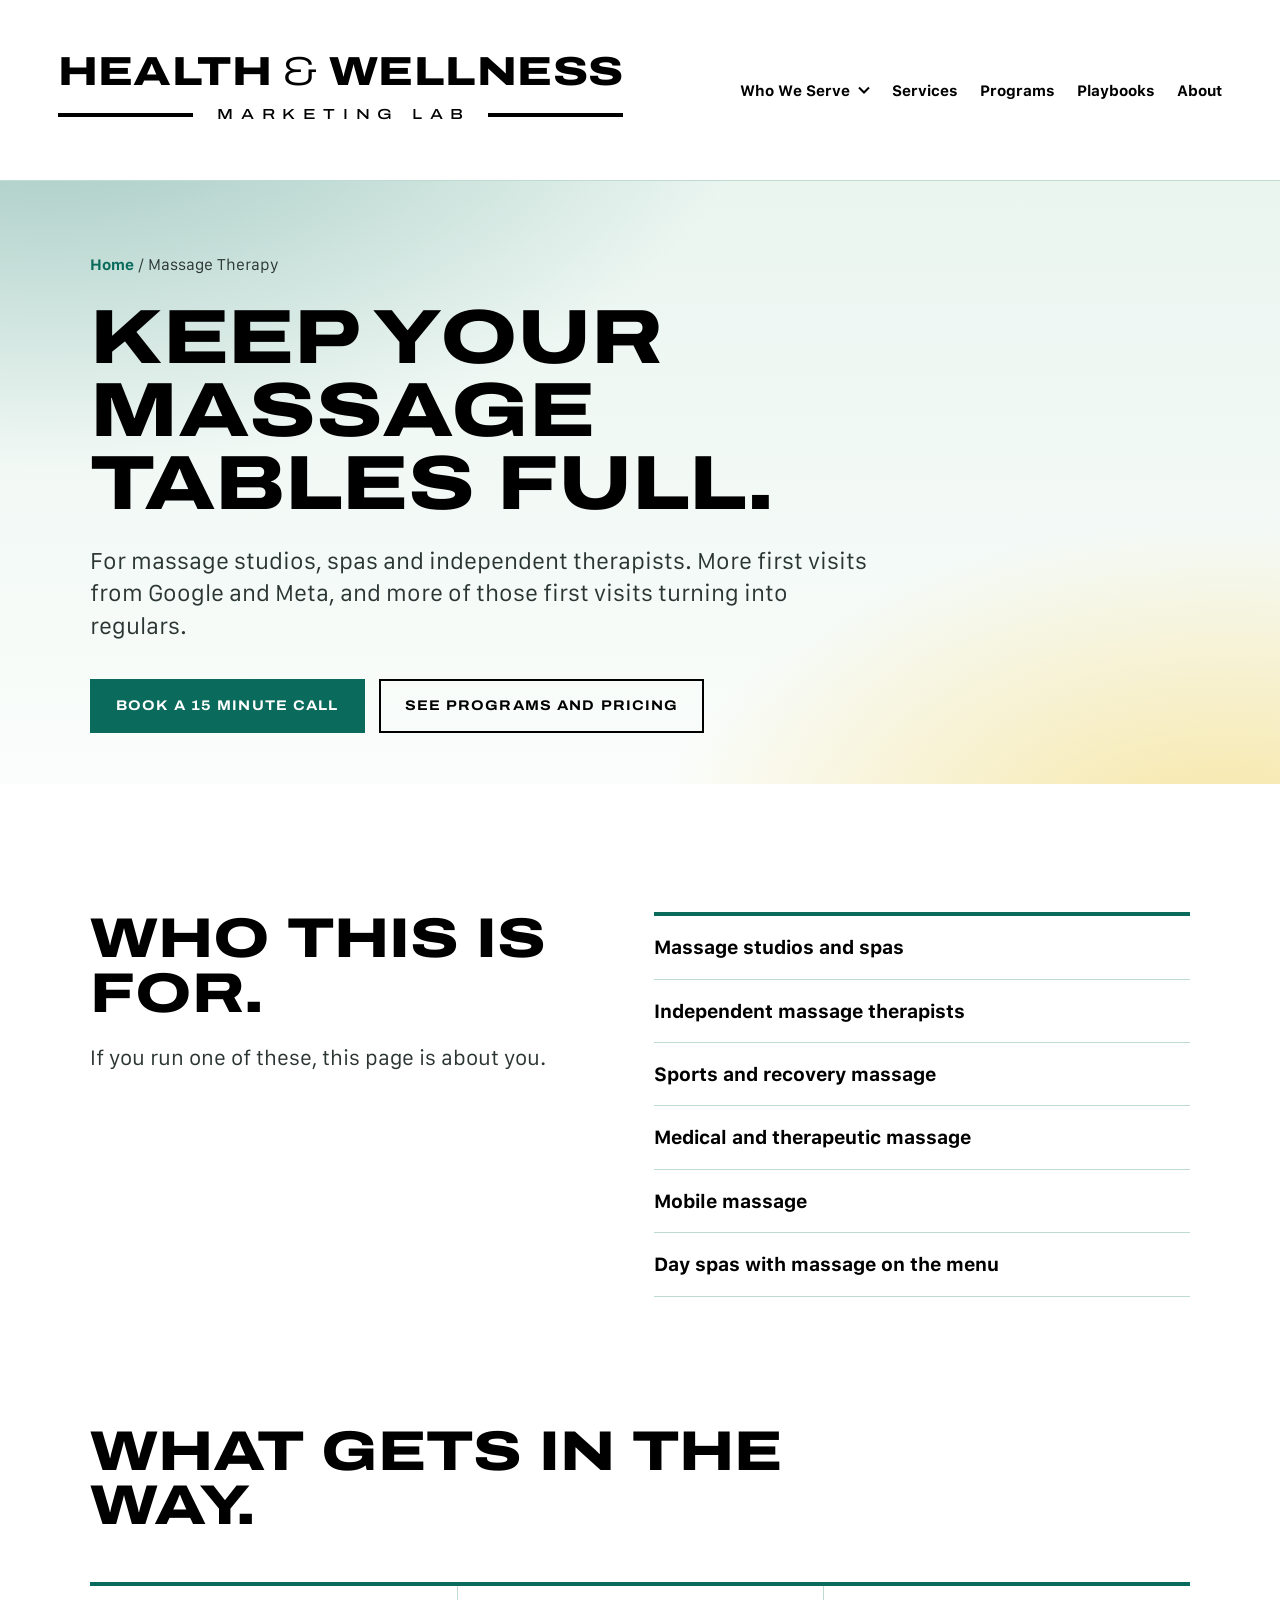
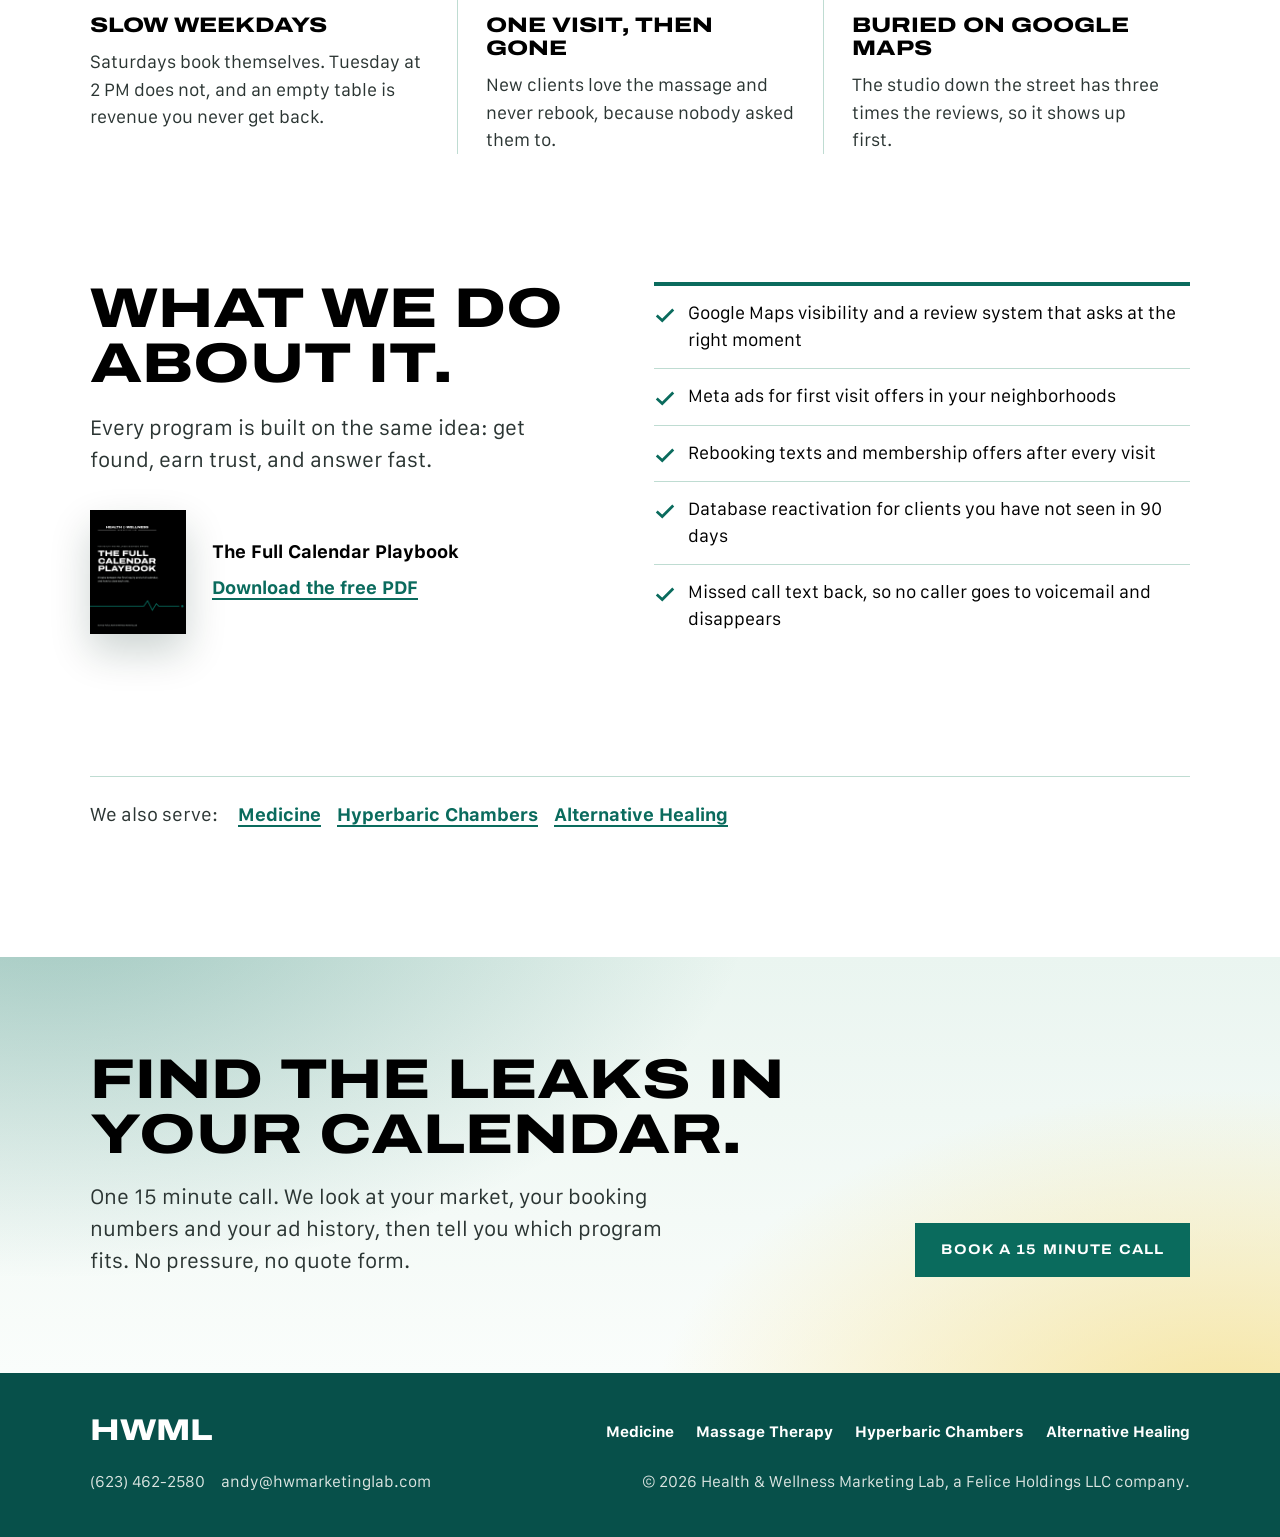
<file: massage-therapy/index.html>
<!doctype html>
<html lang="en">
<head>
<meta charset="utf-8">
<meta name="viewport" content="width=device-width, initial-scale=1">
<title>Massage Therapy Marketing | Health &amp; Wellness Marketing Lab</title>
<meta name="description" content="For massage studios, spas and independent therapists. More first visits from Google and Meta, and more of those first visits turning into regulars.">
<link rel="icon" type="image/png" href="../assets/favicon.png">
<link rel="apple-touch-icon" href="../assets/favicon.png">
<link rel="canonical" href="https://hwmarketinglab.com/massage-therapy/">
<meta property="og:type" content="website">
<meta property="og:url" content="https://hwmarketinglab.com/massage-therapy/">
<meta property="og:title" content="Massage Therapy Marketing | Health &amp; Wellness Marketing Lab">
<meta property="og:description" content="For massage studios, spas and independent therapists. More first visits from Google and Meta, and more of those first visits turning into regulars.">
<meta property="og:image" content="https://hwmarketinglab.com/assets/og.png">
<meta name="twitter:card" content="summary_large_image">
<meta name="theme-color" content="#0A6B5D">
<link rel="stylesheet" href="../assets/hwml.css">
<link rel="stylesheet" href="../assets/site.css">
</head>
<body>
<a class="skip" href="#top">Skip to content</a>
<header class="site">
  <div class="wrap bar">
    <a class="brand" href="../" aria-label="Health and Wellness Marketing Lab, home">
      <div class="wm"><div class="top">HEALTH <span class="amp">&amp;</span> WELLNESS</div>
      <div class="bot"><i class="rule"></i><span>MARKETING LAB</span><i class="rule"></i></div></div></a>
    <nav class="main" aria-label="Main">
      <div class="dd">
        <button class="dd-btn" aria-expanded="false" aria-controls="serve-menu">Who We Serve
          <svg viewBox="0 0 12 8" aria-hidden="true"><path d="M1 1.5 6 6.5 11 1.5" fill="none" stroke="currentColor" stroke-width="2"/></svg></button>
        <ul class="dd-menu" id="serve-menu"><li><a href="../medicine/"><b>Medicine</b><span>Cash pay medical practices</span></a></li><li><a href="../massage-therapy/" aria-current=page><b>Massage Therapy</b><span>Studios and solo therapists</span></a></li><li><a href="../hyperbaric/"><b>Hyperbaric Chambers</b><span>Hyperbaric centers</span></a></li><li><a href="../alternative-healing/"><b>Alternative Healing</b><span>Reiki, sound healing and more</span></a></li></ul>
      </div>
      <a href="../#services">Services</a><a href="../#programs">Programs</a><a href="../#playbooks">Playbooks</a><a href="../#about">About</a>
    </nav>
    <a class="btn cta-top" href="https://calendar.gdmarketinglab.com/quick-schedule-15-min-discovery-call">Book a Call</a>
    <button class="burger" aria-expanded="false" aria-controls="mobile-menu" aria-label="Open menu"><i></i><i></i><i></i></button>
  </div>
  <div class="mobile" id="mobile-menu" hidden>
    <div class="wrap">
      <p class="mm-h">Who We Serve</p><ul class="mm-serve"><li><a href="../medicine/"><b>Medicine</b><span>Cash pay medical practices</span></a></li><li><a href="../massage-therapy/" aria-current=page><b>Massage Therapy</b><span>Studios and solo therapists</span></a></li><li><a href="../hyperbaric/"><b>Hyperbaric Chambers</b><span>Hyperbaric centers</span></a></li><li><a href="../alternative-healing/"><b>Alternative Healing</b><span>Reiki, sound healing and more</span></a></li></ul>
      <a href="../#services">Services</a><a href="../#programs">Programs</a><a href="../#playbooks">Free Playbooks</a><a href="../#about">About</a>
      <a class="btn" href="https://calendar.gdmarketinglab.com/quick-schedule-15-min-discovery-call">Book a 15 Minute Call</a>
    </div>
  </div>
</header><main id="top">
  <div class="hero wash ind">
    <div class="wrap">
      <p class="crumb"><a href="../">Home</a> <span aria-hidden="true">/</span> Massage Therapy</p>
      <h1>Keep your massage tables full.</h1>
      <p class="lede">For massage studios, spas and independent therapists. More first visits from Google and Meta, and more of those first visits turning into regulars.</p>
      <div class="hero-cta"><a class="btn" href="https://calendar.gdmarketinglab.com/quick-schedule-15-min-discovery-call">Book a 15 Minute Call</a><a class="btn ghost" href="../#programs">See Programs and Pricing</a></div>
    </div>
  </div>
  <section><div class="wrap two">
    <div><h2>Who this is for.</h2><p class="intro">If you run one of these, this page is about you.</p></div>
    <ul class="wholist"><li>Massage studios and spas</li><li>Independent massage therapists</li><li>Sports and recovery massage</li><li>Medical and therapeutic massage</li><li>Mobile massage</li><li>Day spas with massage on the menu</li></ul>
  </div></section>
  <section><div class="wrap">
    <h2>What gets in the way.</h2>
    <div class="probs"><div><h3>Slow weekdays</h3><p>Saturdays book themselves. Tuesday at 2 PM does not, and an empty table is revenue you never get back.</p></div><div><h3>One visit, then gone</h3><p>New clients love the massage and never rebook, because nobody asked them to.</p></div><div><h3>Buried on Google Maps</h3><p>The studio down the street has three times the reviews, so it shows up first.</p></div></div>
  </div></section>
  <section><div class="wrap two">
    <div><h2>What we do about it.</h2><p class="intro">Every program is built on the same idea: get found, earn trust, and answer fast.</p>
      <a class="book mini" href="../assets/HWML-The-Full-Calendar-Playbook.pdf"><img src="../assets/calendar-cover.png" alt="Cover of The Full Calendar Playbook">
        <div><h3>The Full Calendar Playbook</h3><span>Download the free PDF</span></div></a></div>
    <ul class="checks"><li><svg viewBox="0 0 24 24" aria-hidden="true"><path d="M3 12.5 9 18 21 6" fill="none" stroke="#0A6B5D" stroke-width="3"/></svg><span>Google Maps visibility and a review system that asks at the right moment</span></li><li><svg viewBox="0 0 24 24" aria-hidden="true"><path d="M3 12.5 9 18 21 6" fill="none" stroke="#0A6B5D" stroke-width="3"/></svg><span>Meta ads for first visit offers in your neighborhoods</span></li><li><svg viewBox="0 0 24 24" aria-hidden="true"><path d="M3 12.5 9 18 21 6" fill="none" stroke="#0A6B5D" stroke-width="3"/></svg><span>Rebooking texts and membership offers after every visit</span></li><li><svg viewBox="0 0 24 24" aria-hidden="true"><path d="M3 12.5 9 18 21 6" fill="none" stroke="#0A6B5D" stroke-width="3"/></svg><span>Database reactivation for clients you have not seen in 90 days</span></li><li><svg viewBox="0 0 24 24" aria-hidden="true"><path d="M3 12.5 9 18 21 6" fill="none" stroke="#0A6B5D" stroke-width="3"/></svg><span>Missed call text back, so no caller goes to voicemail and disappears</span></li></ul>
  </div></section>
  <section><div class="wrap"><p class="also">We also serve: <a href="../medicine/">Medicine</a><a href="../hyperbaric/">Hyperbaric Chambers</a><a href="../alternative-healing/">Alternative Healing</a></p></div></section>
</main>
<div class="final wash">
  <div class="wrap">
    <div><h2>Find the leaks in your calendar.</h2>
      <p>One 15 minute call. We look at your market, your booking numbers and your ad history, then tell you which program fits. No pressure, no quote form.</p></div>
    <a class="btn" href="https://calendar.gdmarketinglab.com/quick-schedule-15-min-discovery-call">Book a 15 Minute Call</a>
  </div>
</div>
<footer>
  <div class="wrap">
    <div class="d" style="font-size:30px">HWML</div>
    <nav class="fnav" aria-label="Who we serve"><a href="../medicine/">Medicine</a><a href="../massage-therapy/">Massage Therapy</a><a href="../hyperbaric/">Hyperbaric Chambers</a><a href="../alternative-healing/">Alternative Healing</a></nav>
    <div class="meta"><a href="tel:+16234622580">(623) 462-2580</a> &nbsp;&nbsp; <a href="mailto:andy@hwmarketinglab.com">andy@hwmarketinglab.com</a></div>
    <div class="meta">&copy; 2026 Health &amp; Wellness Marketing Lab, a Felice Holdings LLC company.</div>
  </div>
</footer>
<script>
  (function () {
    var dd = document.querySelector('.dd-btn'), menu = document.getElementById('serve-menu');
    function setDD(open) { dd.setAttribute('aria-expanded', open); menu.classList.toggle('open', open); }
    dd.addEventListener('click', function (e) { e.stopPropagation(); setDD(dd.getAttribute('aria-expanded') !== 'true'); });
    document.addEventListener('click', function (e) { if (!e.target.closest('.dd')) setDD(false); });
    document.addEventListener('keydown', function (e) { if (e.key === 'Escape') { setDD(false); dd.focus(); } });
    var b = document.querySelector('.burger'), m = document.getElementById('mobile-menu');
    b.addEventListener('click', function () {
      var open = b.getAttribute('aria-expanded') !== 'true';
      b.setAttribute('aria-expanded', open); b.setAttribute('aria-label', open ? 'Close menu' : 'Open menu'); m.hidden = !open;
    });
    m.addEventListener('click', function (e) { if (e.target.closest('a')) { m.hidden = true; b.setAttribute('aria-expanded', false); } });
  })();
</script>
</body>
</html>
</file>
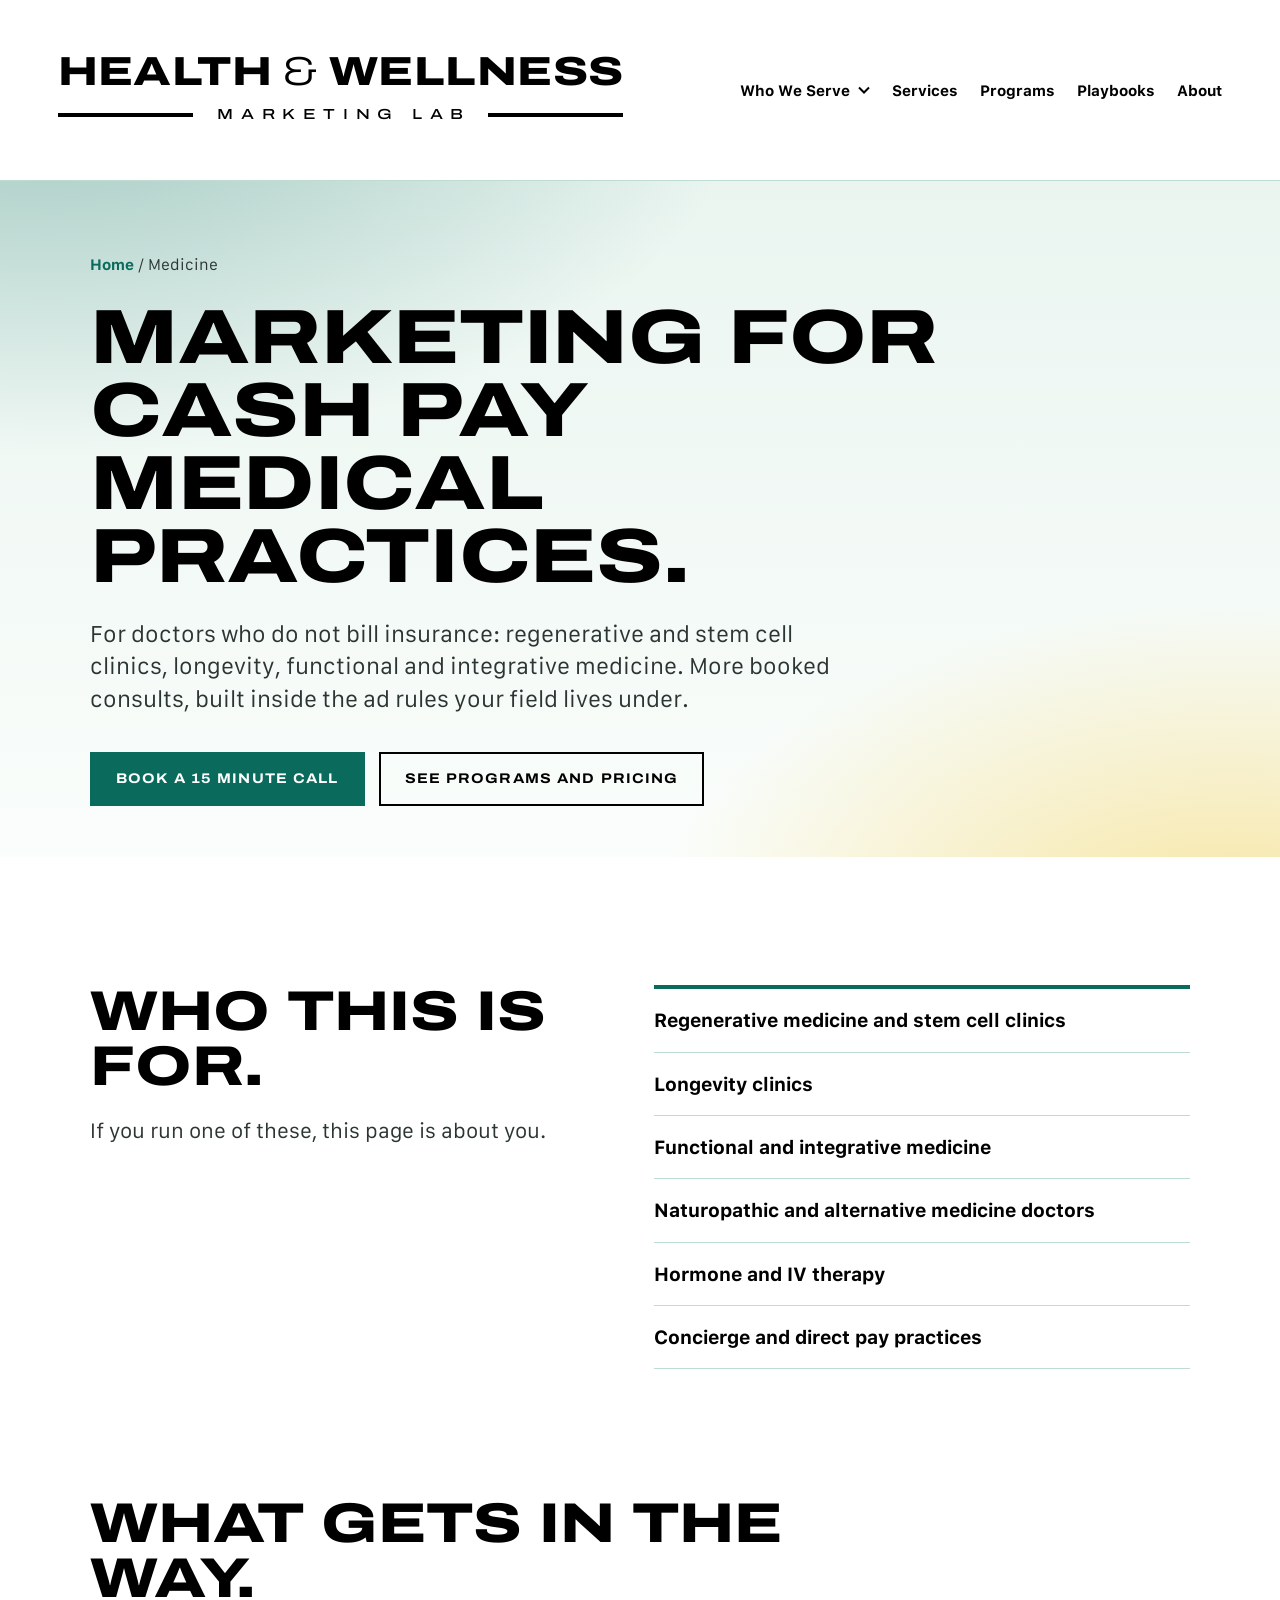
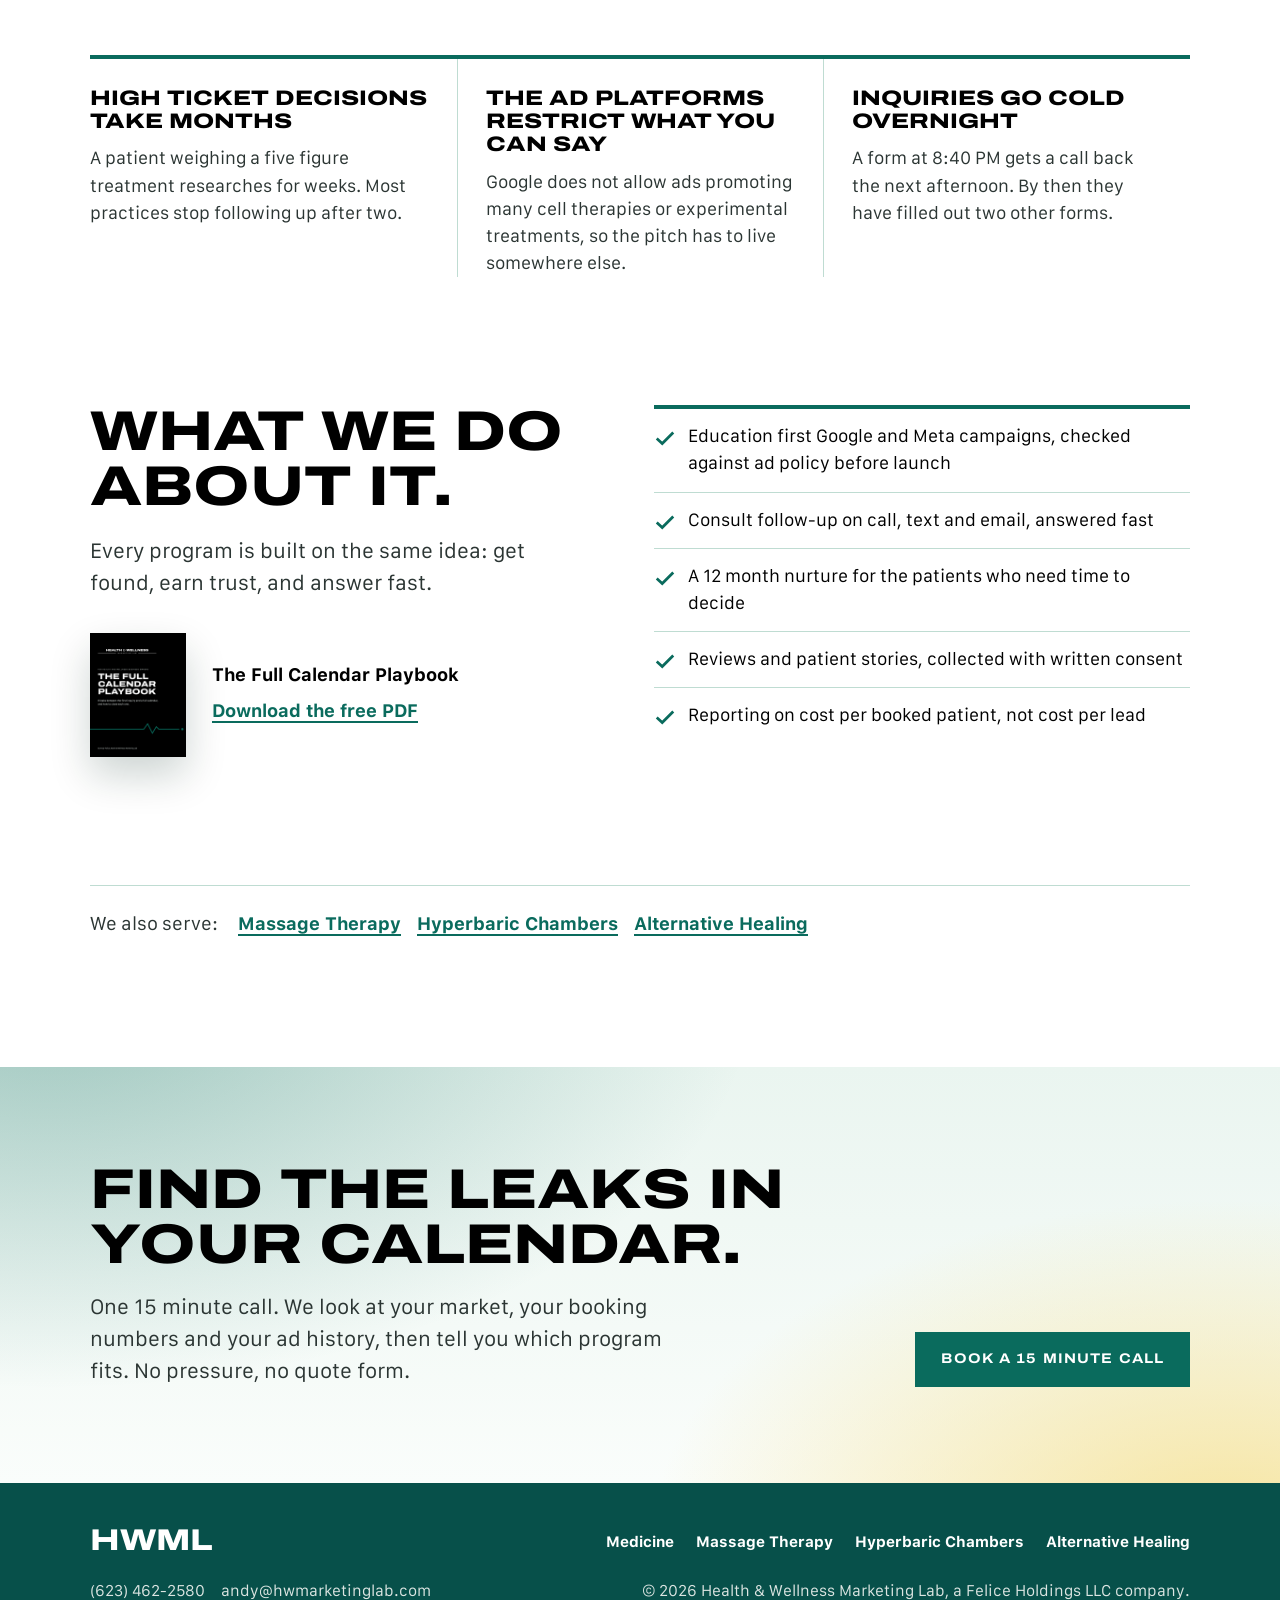
<file: medicine/index.html>
<!doctype html>
<html lang="en">
<head>
<meta charset="utf-8">
<meta name="viewport" content="width=device-width, initial-scale=1">
<title>Medicine Marketing | Health &amp; Wellness Marketing Lab</title>
<meta name="description" content="For doctors who do not bill insurance: regenerative and stem cell clinics, longevity, functional and integrative medicine. More booked consults, built insi">
<link rel="icon" type="image/png" href="../assets/favicon.png">
<link rel="apple-touch-icon" href="../assets/favicon.png">
<link rel="canonical" href="https://hwmarketinglab.com/medicine/">
<meta property="og:type" content="website">
<meta property="og:url" content="https://hwmarketinglab.com/medicine/">
<meta property="og:title" content="Medicine Marketing | Health &amp; Wellness Marketing Lab">
<meta property="og:description" content="For doctors who do not bill insurance: regenerative and stem cell clinics, longevity, functional and integrative medicine. More booked consults, built insi">
<meta property="og:image" content="https://hwmarketinglab.com/assets/og.png">
<meta name="twitter:card" content="summary_large_image">
<meta name="theme-color" content="#0A6B5D">
<link rel="stylesheet" href="../assets/hwml.css">
<link rel="stylesheet" href="../assets/site.css">
</head>
<body>
<a class="skip" href="#top">Skip to content</a>
<header class="site">
  <div class="wrap bar">
    <a class="brand" href="../" aria-label="Health and Wellness Marketing Lab, home">
      <div class="wm"><div class="top">HEALTH <span class="amp">&amp;</span> WELLNESS</div>
      <div class="bot"><i class="rule"></i><span>MARKETING LAB</span><i class="rule"></i></div></div></a>
    <nav class="main" aria-label="Main">
      <div class="dd">
        <button class="dd-btn" aria-expanded="false" aria-controls="serve-menu">Who We Serve
          <svg viewBox="0 0 12 8" aria-hidden="true"><path d="M1 1.5 6 6.5 11 1.5" fill="none" stroke="currentColor" stroke-width="2"/></svg></button>
        <ul class="dd-menu" id="serve-menu"><li><a href="../medicine/" aria-current=page><b>Medicine</b><span>Cash pay medical practices</span></a></li><li><a href="../massage-therapy/"><b>Massage Therapy</b><span>Studios and solo therapists</span></a></li><li><a href="../hyperbaric/"><b>Hyperbaric Chambers</b><span>Hyperbaric centers</span></a></li><li><a href="../alternative-healing/"><b>Alternative Healing</b><span>Reiki, sound healing and more</span></a></li></ul>
      </div>
      <a href="../#services">Services</a><a href="../#programs">Programs</a><a href="../#playbooks">Playbooks</a><a href="../#about">About</a>
    </nav>
    <a class="btn cta-top" href="https://calendar.gdmarketinglab.com/quick-schedule-15-min-discovery-call">Book a Call</a>
    <button class="burger" aria-expanded="false" aria-controls="mobile-menu" aria-label="Open menu"><i></i><i></i><i></i></button>
  </div>
  <div class="mobile" id="mobile-menu" hidden>
    <div class="wrap">
      <p class="mm-h">Who We Serve</p><ul class="mm-serve"><li><a href="../medicine/" aria-current=page><b>Medicine</b><span>Cash pay medical practices</span></a></li><li><a href="../massage-therapy/"><b>Massage Therapy</b><span>Studios and solo therapists</span></a></li><li><a href="../hyperbaric/"><b>Hyperbaric Chambers</b><span>Hyperbaric centers</span></a></li><li><a href="../alternative-healing/"><b>Alternative Healing</b><span>Reiki, sound healing and more</span></a></li></ul>
      <a href="../#services">Services</a><a href="../#programs">Programs</a><a href="../#playbooks">Free Playbooks</a><a href="../#about">About</a>
      <a class="btn" href="https://calendar.gdmarketinglab.com/quick-schedule-15-min-discovery-call">Book a 15 Minute Call</a>
    </div>
  </div>
</header><main id="top">
  <div class="hero wash ind">
    <div class="wrap">
      <p class="crumb"><a href="../">Home</a> <span aria-hidden="true">/</span> Medicine</p>
      <h1>Marketing for cash pay medical practices.</h1>
      <p class="lede">For doctors who do not bill insurance: regenerative and stem cell clinics, longevity, functional and integrative medicine. More booked consults, built inside the ad rules your field lives under.</p>
      <div class="hero-cta"><a class="btn" href="https://calendar.gdmarketinglab.com/quick-schedule-15-min-discovery-call">Book a 15 Minute Call</a><a class="btn ghost" href="../#programs">See Programs and Pricing</a></div>
    </div>
  </div>
  <section><div class="wrap two">
    <div><h2>Who this is for.</h2><p class="intro">If you run one of these, this page is about you.</p></div>
    <ul class="wholist"><li>Regenerative medicine and stem cell clinics</li><li>Longevity clinics</li><li>Functional and integrative medicine</li><li>Naturopathic and alternative medicine doctors</li><li>Hormone and IV therapy</li><li>Concierge and direct pay practices</li></ul>
  </div></section>
  <section><div class="wrap">
    <h2>What gets in the way.</h2>
    <div class="probs"><div><h3>High ticket decisions take months</h3><p>A patient weighing a five figure treatment researches for weeks. Most practices stop following up after two.</p></div><div><h3>The ad platforms restrict what you can say</h3><p>Google does not allow ads promoting many cell therapies or experimental treatments, so the pitch has to live somewhere else.</p></div><div><h3>Inquiries go cold overnight</h3><p>A form at 8:40 PM gets a call back the next afternoon. By then they have filled out two other forms.</p></div></div>
  </div></section>
  <section><div class="wrap two">
    <div><h2>What we do about it.</h2><p class="intro">Every program is built on the same idea: get found, earn trust, and answer fast.</p>
      <a class="book mini" href="../assets/HWML-The-Full-Calendar-Playbook.pdf"><img src="../assets/calendar-cover.png" alt="Cover of The Full Calendar Playbook">
        <div><h3>The Full Calendar Playbook</h3><span>Download the free PDF</span></div></a></div>
    <ul class="checks"><li><svg viewBox="0 0 24 24" aria-hidden="true"><path d="M3 12.5 9 18 21 6" fill="none" stroke="#0A6B5D" stroke-width="3"/></svg><span>Education first Google and Meta campaigns, checked against ad policy before launch</span></li><li><svg viewBox="0 0 24 24" aria-hidden="true"><path d="M3 12.5 9 18 21 6" fill="none" stroke="#0A6B5D" stroke-width="3"/></svg><span>Consult follow-up on call, text and email, answered fast</span></li><li><svg viewBox="0 0 24 24" aria-hidden="true"><path d="M3 12.5 9 18 21 6" fill="none" stroke="#0A6B5D" stroke-width="3"/></svg><span>A 12 month nurture for the patients who need time to decide</span></li><li><svg viewBox="0 0 24 24" aria-hidden="true"><path d="M3 12.5 9 18 21 6" fill="none" stroke="#0A6B5D" stroke-width="3"/></svg><span>Reviews and patient stories, collected with written consent</span></li><li><svg viewBox="0 0 24 24" aria-hidden="true"><path d="M3 12.5 9 18 21 6" fill="none" stroke="#0A6B5D" stroke-width="3"/></svg><span>Reporting on cost per booked patient, not cost per lead</span></li></ul>
  </div></section>
  <section><div class="wrap"><p class="also">We also serve: <a href="../massage-therapy/">Massage Therapy</a><a href="../hyperbaric/">Hyperbaric Chambers</a><a href="../alternative-healing/">Alternative Healing</a></p></div></section>
</main>
<div class="final wash">
  <div class="wrap">
    <div><h2>Find the leaks in your calendar.</h2>
      <p>One 15 minute call. We look at your market, your booking numbers and your ad history, then tell you which program fits. No pressure, no quote form.</p></div>
    <a class="btn" href="https://calendar.gdmarketinglab.com/quick-schedule-15-min-discovery-call">Book a 15 Minute Call</a>
  </div>
</div>
<footer>
  <div class="wrap">
    <div class="d" style="font-size:30px">HWML</div>
    <nav class="fnav" aria-label="Who we serve"><a href="../medicine/">Medicine</a><a href="../massage-therapy/">Massage Therapy</a><a href="../hyperbaric/">Hyperbaric Chambers</a><a href="../alternative-healing/">Alternative Healing</a></nav>
    <div class="meta"><a href="tel:+16234622580">(623) 462-2580</a> &nbsp;&nbsp; <a href="mailto:andy@hwmarketinglab.com">andy@hwmarketinglab.com</a></div>
    <div class="meta">&copy; 2026 Health &amp; Wellness Marketing Lab, a Felice Holdings LLC company.</div>
  </div>
</footer>
<script>
  (function () {
    var dd = document.querySelector('.dd-btn'), menu = document.getElementById('serve-menu');
    function setDD(open) { dd.setAttribute('aria-expanded', open); menu.classList.toggle('open', open); }
    dd.addEventListener('click', function (e) { e.stopPropagation(); setDD(dd.getAttribute('aria-expanded') !== 'true'); });
    document.addEventListener('click', function (e) { if (!e.target.closest('.dd')) setDD(false); });
    document.addEventListener('keydown', function (e) { if (e.key === 'Escape') { setDD(false); dd.focus(); } });
    var b = document.querySelector('.burger'), m = document.getElementById('mobile-menu');
    b.addEventListener('click', function () {
      var open = b.getAttribute('aria-expanded') !== 'true';
      b.setAttribute('aria-expanded', open); b.setAttribute('aria-label', open ? 'Close menu' : 'Open menu'); m.hidden = !open;
    });
    m.addEventListener('click', function (e) { if (e.target.closest('a')) { m.hidden = true; b.setAttribute('aria-expanded', false); } });
  })();
</script>
</body>
</html>
</file>
<file: assets/hwml.css>
/* Health & Wellness Marketing Lab (HWML) Brand Foundation 1 tokens.
   Sister brand to GDML BF2: same architecture (5 colors, 2 fonts, stacked wordmark, one accent per view),
   different temperature. GDML = crimson on black, athletic. HWML = jade on white, clinical precision. */

@font-face { font-family: "Archivo"; src: url("fonts/Archivo.ttf") format("truetype");
  font-weight: 100 900; font-stretch: 62% 125%; font-display: block; }
@font-face { font-family: "Galvji"; src: url("fonts/Galvji-Regular.ttf") format("truetype");
  font-weight: 400; font-display: block; }
@font-face { font-family: "Galvji"; src: url("fonts/Galvji-Bold.ttf") format("truetype");
  font-weight: 700; font-display: block; }

:root {
  /* the six brand colors */
  --jade: #0A6B5D;      /* signature: the one accent per view */
  --black: #000000;
  --white: #FFFFFF;
  --mist: #DCE5E2;      /* cool light grey, GDML #DCDCDC with a jade tint */
  --sage: #93A39E;      /* mid grey, GDML #959595 with a jade tint */
  --sun: #F6E39A;       /* soft yellow accent, added 11/8/26 from site feedback: highlights and the color wash */
  /* working shades (never shown as brand swatches) */
  --jade-deep: #07504A;
  --paper: #F5F8F7;
  --ink-2: #2B3533;
  --hair: #C9D4D0;

  --display: "Archivo", "Helvetica Neue", Arial, sans-serif;
  --body: "Galvji", "Helvetica Neue", Arial, sans-serif;
}

* { box-sizing: border-box; margin: 0; padding: 0; }
html { -webkit-print-color-adjust: exact; print-color-adjust: exact; }
body { font-family: var(--body); color: var(--black); background: var(--white); }

/* Display type: Archivo at full expanded width. Wide, calm, exact. */
.d { font-family: var(--display); font-stretch: 125%; font-weight: 800; text-transform: uppercase;
  letter-spacing: 0.005em; line-height: 0.92; }
.d-light { font-family: var(--display); font-stretch: 125%; font-weight: 500; text-transform: uppercase; }

/* ---------- Wordmark components (HTML so the real fonts render) ---------- */
.wm { display: inline-flex; flex-direction: column; align-items: stretch; color: currentColor; }
.wm .top { font-family: var(--display); font-stretch: 125%; font-weight: 800; text-transform: uppercase;
  line-height: 0.9; letter-spacing: 0.01em; white-space: nowrap; display: flex; align-items: center; gap: .28em; }
.wm .bot { display: flex; align-items: center; gap: .6em; margin-top: .32em; }
.wm .bot .rule { flex: 1; height: .085em; background: currentColor; }
.wm .bot span { font-family: var(--display); font-stretch: 125%; font-weight: 500; text-transform: uppercase;
  letter-spacing: .52em; margin-right: -.52em; font-size: .36em; white-space: nowrap; }
.wm.v2 .bot span { color: var(--jade); font-weight: 700; letter-spacing: .62em; }
.wm.v2 .bot { justify-content: center; }
.wm .amp { font-weight: 300; }
.wm svg.pulse { height: .78em; width: auto; }

.stack { display: inline-flex; flex-direction: column; font-family: var(--display); font-stretch: 125%;
  font-weight: 800; text-transform: uppercase; line-height: .9; }
.stack .sub { font-weight: 600; letter-spacing: .3em; font-size: .3em; margin-top: .55em; }
</file>
<file: assets/site.css>
:root { --w: 1180px; --g: clamp(16px, 4vw, 40px);
    --sun: #F6E39A; --sun-pale: #FDF6DA; --mint: #E3F1EB; --mint-2: #BFDCD2; }
  body { background: #fff; color: #000; font-size: 18px; line-height: 1.6; -webkit-font-smoothing: antialiased; }
  a { color: inherit; }
  .wrap { max-width: var(--w); margin: 0 auto; padding: 0 var(--g); }
  :focus-visible { outline: 3px solid var(--jade); outline-offset: 3px; }
  .skip { position: absolute; left: -999px; top: 8px; background: #000; color: #fff; padding: 10px 14px; z-index: 50; }
  .skip:focus { left: 8px; }

  /* the soft color wash: jade from the top left, sun behind the Book button at bottom right */
  .wash { background:
      radial-gradient(1100px 620px at 4% -18%, rgba(10,107,93,.34), rgba(10,107,93,0) 64%),
      radial-gradient(900px 520px at 96% 112%, rgba(246,227,154,.95), rgba(246,227,154,0) 64%),
      linear-gradient(180deg, #EAF5F0 0%, #FAFDFB 100%); }

  /* buttons: the display face, not the body face */
  .btn { display: inline-flex; align-items: center; justify-content: center; gap: 10px; background: var(--jade); color: #fff;
    text-decoration: none; padding: 16px 26px; font-family: var(--display); font-stretch: 112%; font-weight: 700;
    font-size: 14px; letter-spacing: .08em; text-transform: uppercase; border: 0; cursor: pointer; transition: background .15s; }
  .btn:hover { background: var(--jade-deep); }
  .btn.ghost { background: transparent; color: #000; box-shadow: inset 0 0 0 2px #000; }
  .btn.ghost:hover { background: #000; color: #fff; }

  /* header */
  header.site { position: sticky; top: 0; z-index: 20; background: rgba(255,255,255,.94); backdrop-filter: blur(10px); border-bottom: 1px solid var(--mint-2); }
  .bar { display: flex; align-items: center; justify-content: space-between; gap: 28px; max-width: 1560px; padding-left: clamp(16px, 4.5vw, 64px); padding-right: clamp(16px, 4.5vw, 64px); }
  .brand { text-decoration: none; flex: none; display: flex; }
  /* clear space: 1.33em of the logo size above and below, about 1.5 times the height of its letters (Andy 11/8: option A, more space) */
  .brand .wm { font-size: 40.5px; margin: 1.33em 0; }
  nav.main { display: flex; align-items: center; gap: 28px; font-size: 16px; font-weight: 700; white-space: nowrap; }
  .cta-top { white-space: nowrap; flex: none; padding: 14px 20px; }
  nav.main > a { text-decoration: none; }
  nav.main > a:hover, .dd-btn:hover { color: var(--jade); }
  .dd { position: relative; }
  .dd-btn { background: none; border: 0; font: inherit; font-weight: 700; cursor: pointer; display: inline-flex; align-items: center; gap: 8px; padding: 8px 0; color: #000; }
  .dd-btn svg { width: 12px; transition: transform .15s; }
  .dd-btn[aria-expanded="true"] svg { transform: rotate(180deg); }
  .dd-menu { list-style: none; position: absolute; top: calc(100% + 18px); left: -24px; width: 340px; background: #fff;
    border: 1px solid var(--mint-2); border-top: 4px solid var(--jade); box-shadow: 0 24px 50px rgba(0,40,30,.14); padding: 8px 0; display: none; }
  .dd-menu.open { display: block; }
  .dd-menu a, .mm-serve a { display: block; padding: 12px 24px; text-decoration: none; }
  .dd-menu a:hover, .dd-menu a[aria-current] { background: var(--mint); }
  .dd-menu b, .mm-serve b { display: block; font-size: 16px; }
  .dd-menu span, .mm-serve span { display: block; font-size: 14px; font-weight: 400; color: var(--ink-2); }
  .burger { display: none; background: none; border: 0; width: 44px; height: 44px; cursor: pointer; padding: 10px; }
  .burger i { display: block; width: 24px; height: 3px; background: #000; margin: 5px 0; transition: transform .2s, opacity .2s; }
  .burger[aria-expanded="true"] i:nth-child(1) { transform: translateY(8px) rotate(45deg); }
  .burger[aria-expanded="true"] i:nth-child(2) { opacity: 0; }
  .burger[aria-expanded="true"] i:nth-child(3) { transform: translateY(-8px) rotate(-45deg); }
  .mobile { border-top: 1px solid var(--mint-2); background: #fff; padding: 12px 0 28px; max-height: calc(100vh - 80px); overflow-y: auto; }
  .mobile .wrap > a:not(.btn) { display: block; padding: 14px 0; border-bottom: 1px solid var(--mint); font-weight: 700; text-decoration: none; }
  .mobile .btn { margin-top: 20px; width: 100%; }
  .mm-h { font-size: 13px; font-weight: 700; color: var(--jade); margin: 8px 0 4px; }
  .mm-serve { list-style: none; border-left: 4px solid var(--jade); margin-bottom: 10px; }
  .mm-serve a { padding: 10px 16px; }

  /* hero: the pulse is the signature moment */
  .hero { padding: clamp(48px, 5.5vw, 88px) 0 clamp(36px, 4vw, 56px); }
  .hero h1 { font-family: var(--display); font-stretch: 125%; font-weight: 800; text-transform: uppercase;
    font-size: clamp(38px, 5vw, 76px); line-height: .95; letter-spacing: -.005em; max-width: 19ch; }
  .hero p.lede { font-size: clamp(19px, 1.7vw, 22px); line-height: 1.5; max-width: 36em; margin-top: 24px; color: var(--ink-2); }
  .beat { position: relative; margin-top: clamp(24px, 3vw, 40px); height: clamp(80px, 9vw, 124px); }
  .beat svg { position: absolute; inset: 0; width: 100%; height: 100%; overflow: visible; }
  .beat path { fill: none; stroke: var(--jade); stroke-width: 5; stroke-linejoin: miter;
    stroke-dasharray: 1; stroke-dashoffset: 1; animation: draw 1.6s cubic-bezier(.6,.05,.3,1) .2s forwards; }
  .beat .end { position: absolute; right: 0; top: 50%; transform: translate(0, -50%); opacity: 0; animation: land .45s ease-out 1.65s forwards; }
  @keyframes draw { to { stroke-dashoffset: 0; } }
  @keyframes land { from { opacity: 0; transform: translate(-14px, -50%); } to { opacity: 1; transform: translate(0, -50%); } }
  @media (prefers-reduced-motion: reduce) { .beat path { animation: none; stroke-dashoffset: 0; } .beat .end { animation: none; opacity: 1; } }

  section { padding: clamp(72px, 10vw, 128px) 0 0; }
  /* bands: landmarks for the sections that sell */
  section.band { padding-bottom: clamp(72px, 10vw, 128px); }
  section:not(.band) + section.band { margin-top: clamp(72px, 10vw, 128px); }
  .band-mint { background: var(--mint); }
  .band-mint .groups li { border-top-color: var(--mint-2); }
  .band-dark { background: var(--jade-deep); color: #fff; }
  .band-dark .intro { color: var(--mist); }
  .band-dark .checks li { border-top-color: rgba(255,255,255,.2); }
  .band-dark .checks svg path { stroke: var(--sun); }
  .band-dark .quote { background: #fff; color: #000; border-left-color: var(--sun); }
  .band-sun { background: var(--sun-pale); }
  .band-sun .progs { background: #fff; }

  /* proof strip: real results, right under the promise */
  .proof { border-bottom: 1px solid var(--mint-2); padding: 30px 0; }
  .proof .wrap { display: grid; grid-template-columns: minmax(200px, 1fr) 3fr; gap: 20px 48px; align-items: center; }
  .proof-h { font-size: 16px; font-weight: 700; color: var(--ink-2); }
  .proof ul { list-style: none; display: grid; grid-template-columns: repeat(3, 1fr); gap: 20px 32px; }
  .proof li { display: flex; flex-direction: column; gap: 8px; }
  .proof b { font-family: var(--display); font-stretch: 125%; font-weight: 800; font-size: 34px; color: var(--jade); line-height: 1; }
  .proof span { font-size: 15px; color: var(--ink-2); line-height: 1.35; }
  h2 { font-family: var(--display); font-stretch: 125%; font-weight: 800; text-transform: uppercase;
    font-size: clamp(30px, 4.4vw, 56px); line-height: .98; max-width: 16ch; }
  .intro { font-size: 20px; color: var(--ink-2); max-width: 36em; margin-top: 20px; }

  /* who we serve: four links, hairlines */
  .serve { display: grid; grid-template-columns: repeat(4, 1fr); margin-top: 48px; border-top: 4px solid var(--jade); }
  .sv { padding: 28px 26px 30px 0; text-decoration: none; display: flex; flex-direction: column; }
  .sv + .sv { border-left: 1px solid var(--mint-2); padding-left: 26px; }
  .sv h3 { font-family: var(--display); font-stretch: 125%; font-weight: 800; text-transform: uppercase; font-size: 21px; line-height: 1.08; }
  .sv p { font-size: 16px; color: var(--ink-2); margin: 12px 0 18px; flex: 1; }
  .sv span { font-weight: 700; color: var(--jade); align-self: flex-start; border-bottom: 2px solid var(--jade); }
  .sv:hover h3 { color: var(--jade); }
  .sv:hover span { border-color: #000; color: #000; }

  /* three service groups, hairlines not cards */
  .groups { display: grid; grid-template-columns: repeat(3, 1fr); margin-top: 52px; border-top: 4px solid var(--jade); }
  .groups > div { padding: 30px 30px 10px 0; }
  .groups > div + div { border-left: 1px solid var(--mint-2); padding-left: 30px; }
  .groups h3 { font-family: var(--display); font-stretch: 125%; font-weight: 800; text-transform: uppercase; font-size: 24px; line-height: 1.05; }
  .groups p { font-size: 16px; color: var(--ink-2); margin: 10px 0 18px; }
  .groups ul { list-style: none; }
  .groups li { padding: 11px 0; border-top: 1px solid var(--mint); font-size: 17px; font-weight: 400; }

  /* policy band */
  .policy { display: grid; grid-template-columns: 1.1fr 1fr; gap: clamp(32px, 6vw, 90px); align-items: stretch; }
  .quote { background: var(--mint); border-left: 6px solid var(--jade); padding: 36px 36px; display: flex; flex-direction: column; justify-content: center; }
  .quote q { display: block; font-size: clamp(21px, 2vw, 26px); line-height: 1.45; quotes: none; }
  .quote small { display: block; margin-top: 14px; font-size: 14px; color: #3d4d48; }
  .checks { list-style: none; margin-top: 26px; }
  .checks li { display: grid; grid-template-columns: 34px 1fr; padding: 14px 0; border-top: 1px solid var(--mint-2); font-size: 17px; }
  .checks li svg { width: 22px; margin-top: 4px; }

  /* steps: a real sequence, so numbers earn their place */
  .steps { display: grid; grid-template-columns: repeat(4, 1fr); gap: 0; margin-top: 52px; }
  .steps div { padding: 0 26px 0 0; position: relative; }
  .steps .n { font-family: var(--display); font-stretch: 125%; font-weight: 800; font-size: 64px; color: var(--jade); line-height: 1; }
  .steps h3 { font-size: 20px; margin: 14px 0 8px; }
  .steps p { font-size: 16px; color: var(--ink-2); }

  /* programs: fixed columns so every row lines up */
  .progs { margin-top: 48px; border-top: 4px solid var(--jade); }
  .prog { display: grid; grid-template-columns: 112px minmax(180px, 1fr) minmax(0, 2fr) 190px; column-gap: 28px; align-items: center;
    padding: 26px 18px; border-bottom: 1px solid var(--mint-2); }
  .prog .mk { width: 112px; height: 64px; display: flex; align-items: center; justify-content: center; }
  .prog .mk .ini { font-family: var(--display); font-stretch: 125%; font-weight: 800; font-size: 24px; letter-spacing: -.01em; }
  .prog .mk .m-cell { width: 56px; display: block; } .prog .mk .m-pulse { width: 96px; display: block; }
  .prog .mk img { width: 64px; height: 64px; }
  .prog h3 { font-family: var(--display); font-stretch: 125%; font-weight: 800; text-transform: uppercase; font-size: 22px; line-height: 1.05; }
  .prog .tag { display: inline-block; font-size: 13px; font-weight: 700; color: var(--jade); margin-top: 8px; }
  .prog p { font-size: 16px; color: var(--ink-2); }
  .prog .pr { text-align: right; font-family: var(--display); font-stretch: 125%; font-weight: 800; font-size: 30px; white-space: nowrap; }
  .prog .pr small { display: block; font-family: var(--body); font-size: 13px; font-weight: 700; color: #55625e; }
  .prog.feat { background: var(--mint); box-shadow: inset 6px 0 0 var(--jade); }
  .prog.feat .tag { background: var(--sun); color: #000; padding: 3px 10px; }
  .more { margin-top: 30px; display: flex; gap: 14px 30px; flex-wrap: wrap; align-items: center; }
  .tlink { font-weight: 700; color: var(--jade); text-decoration: none; border-bottom: 2px solid var(--jade); }
  .tlink:hover { color: #000; border-color: #000; }

  /* playbooks */
  .books { display: grid; grid-template-columns: repeat(2, 1fr); gap: clamp(24px, 4vw, 56px); margin-top: 48px; }
  .book { display: grid; grid-template-columns: 170px 1fr; gap: 26px; align-items: start; text-decoration: none; }
  .book img { width: 170px; box-shadow: 0 18px 40px rgba(0,40,30,.2); transition: transform .2s; }
  .book:hover img { transform: translateY(-4px); }
  .book h3 { font-size: 22px; line-height: 1.25; }
  .book p { font-size: 16px; color: var(--ink-2); margin: 10px 0 14px; }
  .book span { font-weight: 700; color: var(--jade); border-bottom: 2px solid var(--jade); }
  .book.mini { grid-template-columns: 96px 1fr; margin-top: 34px; align-items: center; }
  .book.mini img { width: 96px; }
  .book.mini h3 { font-size: 18px; margin-bottom: 10px; }

  /* about */
  .about { display: grid; grid-template-columns: 1fr 1.15fr; gap: clamp(32px, 6vw, 90px); align-items: center; }
  .about figure img { width: 100%; aspect-ratio: 4 / 5; object-fit: cover; object-position: 50% 25%; display: block; }
  .about figcaption { font-size: 14px; color: #55625e; margin-top: 10px; }
  .about p { font-size: 18.5px; color: var(--ink-2); margin-top: 18px; }
  .about h2 { font-size: clamp(30px, 3.1vw, 44px); max-width: none; }

  /* industry pages */
  .crumb { font-size: 15px; color: var(--ink-2); margin-bottom: 26px; }
  .crumb a { color: var(--jade); font-weight: 700; text-decoration: none; }
  .hero.ind h1 { font-size: clamp(38px, 6vw, 84px); max-width: 15ch; }
  .hero-cta { display: flex; gap: 14px; flex-wrap: wrap; margin-top: 36px; }
  .two { display: grid; grid-template-columns: 1fr 1.1fr; gap: clamp(32px, 6vw, 90px); align-items: start; }
  .wholist { list-style: none; border-top: 4px solid var(--jade); }
  .wholist li { padding: 16px 0; border-bottom: 1px solid var(--mint-2); font-size: 19px; font-weight: 700; }
  .probs { display: grid; grid-template-columns: repeat(3, 1fr); margin-top: 48px; border-top: 4px solid var(--jade); }
  .probs > div { padding: 28px 28px 0 0; }
  .probs > div + div { border-left: 1px solid var(--mint-2); padding-left: 28px; }
  .probs h3 { font-family: var(--display); font-stretch: 125%; font-weight: 800; text-transform: uppercase; font-size: 21px; line-height: 1.1; }
  .probs p { font-size: 17px; color: var(--ink-2); margin-top: 12px; }
  .two .checks { margin-top: 0; border-top: 4px solid var(--jade); }
  .two .checks li:first-child { border-top: 0; }
  .also { font-size: 18px; color: var(--ink-2); border-top: 1px solid var(--mint-2); padding-top: 24px; }
  .also a { font-weight: 700; color: var(--jade); margin-left: 16px; text-decoration: none; border-bottom: 2px solid var(--jade); }

  /* close */
  .final { margin-top: clamp(72px, 10vw, 128px); padding: clamp(56px, 8vw, 96px) 0; }
  .final .wrap { display: flex; justify-content: space-between; align-items: end; gap: 40px; flex-wrap: wrap; }
  .final p { font-size: 20px; max-width: 30em; margin-top: 18px; color: var(--ink-2); }
  footer { background: var(--jade-deep); color: #fff; padding: 44px 0; font-size: 15px; }
  footer .wrap { display: flex; justify-content: space-between; align-items: center; gap: 24px 36px; flex-wrap: wrap; }
  footer .meta { color: var(--mist); }
  footer a { text-decoration: none; }
  .fnav { display: flex; gap: 22px; flex-wrap: wrap; font-weight: 700; }
  .fnav a:hover { color: var(--sun); }

  @media (max-width: 1460px) { nav.main { gap: 22px; font-size: 15px; } }
  @media (max-width: 1399px) { .cta-top { display: none; } }
  @media (max-width: 1200px) {
    nav.main { display: none; }
    .burger { display: block; }
  }
  @media (max-width: 900px) {
    nav.main, .cta-top { display: none; }
    .burger { display: block; }
    .brand .wm { font-size: 31.5px; }
    .hero h1 { font-size: 10.2vw; }
    .hero.ind h1 { font-size: 10vw; }
    .beat .end { padding: 12px 16px; font-size: 12px; }
    .beat svg { width: calc(100% - 170px); }
    .groups, .steps, .books, .policy, .about, .serve, .probs, .two { grid-template-columns: 1fr; }
    .proof .wrap, .proof ul { grid-template-columns: 1fr; }
    .proof b { font-size: 28px; }
    .groups > div + div, .sv + .sv, .probs > div + div { border-left: 0; padding-left: 0; }
    .groups > div, .sv, .probs > div { padding-right: 0; }
    .sv + .sv, .probs > div + div { border-top: 1px solid var(--mint-2); }
    .probs > div { padding-bottom: 24px; }
    .steps div { padding: 0 0 30px; }
    .prog { grid-template-columns: 72px 1fr; gap: 12px 18px; padding: 22px 12px; }
    .prog .mk { width: 72px; }
    .prog .mk .ini { font-size: 16px; } .prog .mk .m-pulse { width: 68px; } .prog .mk .m-cell { width: 44px; } .prog .mk img { width: 48px; height: 48px; }
    .prog p { grid-column: 1 / -1; }
    .prog .pr { grid-column: 1 / -1; text-align: left; }
    .book { grid-template-columns: 120px 1fr; }
    .book img { width: 120px; }
    .also a { display: inline-block; margin: 8px 16px 0 0; }
  }
  @media (max-width: 560px) { .brand .wm { font-size: 21px; } .bar { gap: 12px; } }
</file>
